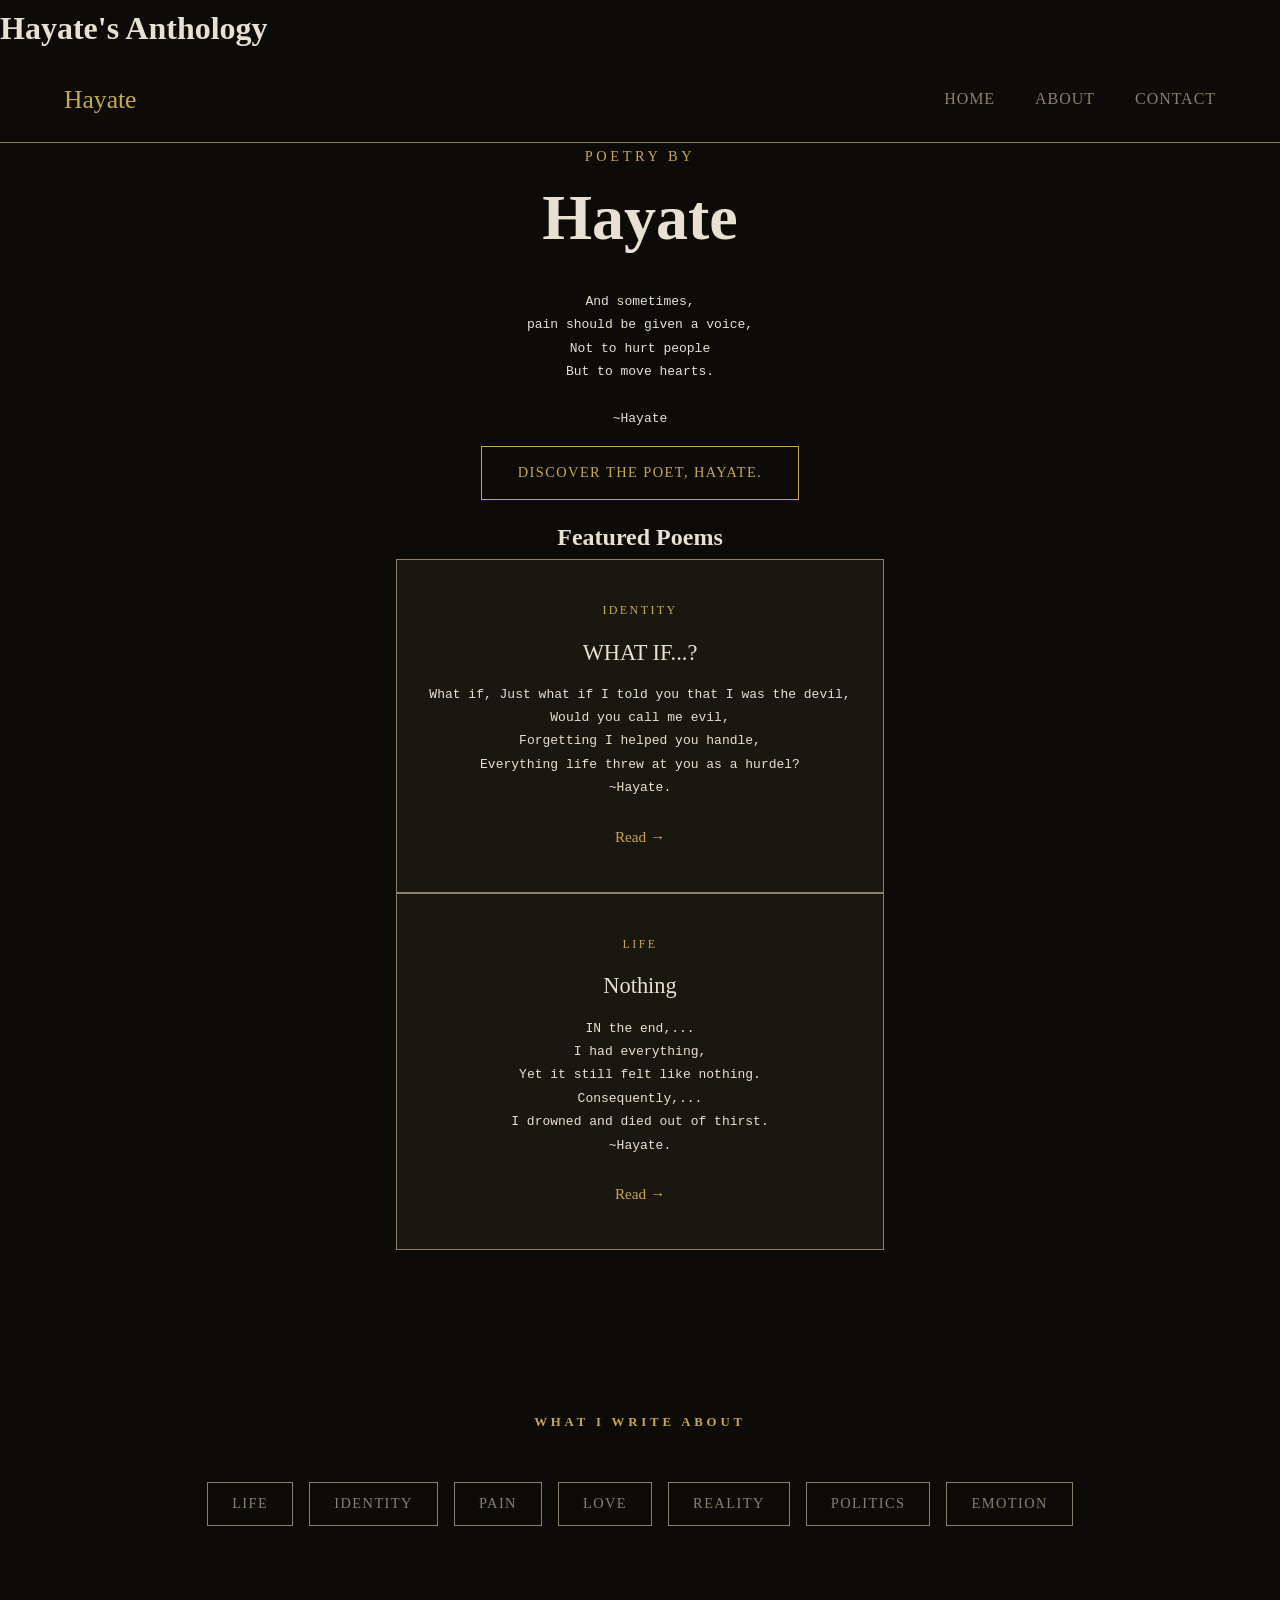
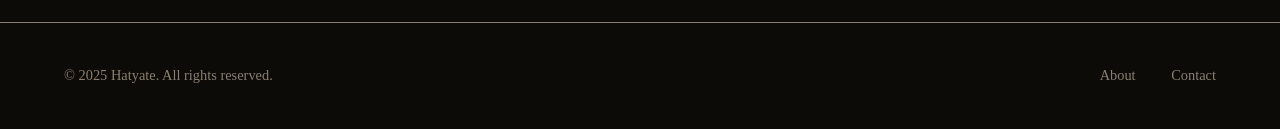
<file: Index.HTML>
<!DOCTYPE html>
<html lang="en">
<head>
    <meta charset="UTF-8">
    <meta name="viewport" content="width=device-width, initial-scale=1.0">
    <title>Hayate</title>
    <link rel="stylesheet" href="Style.css">
</head>
<body>
   <p style="align-content: center;"><h1 style="font-family: 'Times New Roman', Times, serif;"> Hayate's Anthology</h1></p> 
<nav>
    <div class="logo">Hayate</div>
    <ul>
        <li><a href="Index.HTML">Home</a></li>
        <li><a href="About.Html">About</a></li> 
        <li><a href="Contact.HTML">Contact</a></li>
    </ul>
</nav>
<section class="hero">
    <div class="hero-content">
    <p>Poetry by</p>
    <h1>Hayate</h1>
    <p class="tagline"><pre style="align-content: center;">And sometimes,
pain should be given a voice,
Not to hurt people
But to move hearts.

~Hayate</pre></p>
        <p><a href="About.Html" class="btn">Discover the Poet, Hayate.</a></p>
    </div>
        <section class="Featured">
            <h2>Featured Poems</h2>
            <div class="Poem grid">
                <div class="poem-card">
                    <span>Identity</span>
                    <h3>WHAT IF...?</h3>
                    <pre>What if, Just what if I told you that I was the devil,
Would you call me evil,
Forgetting I helped you handle,
Everything life threw at you as a hurdel?
~Hayate.
                    </pre>
                    <a href="#">Read →</a>
                  </div>

                  <div class="poem-card">
                    <span>Life</span>
                    <h3>Nothing</h3>
                    <pre>IN the end,...
I had everything,
Yet it still felt like nothing.
Consequently,...
I drowned and died out of thirst.
~Hayate.
                    </pre>
                    <a href="#">Read →</a>
                  </div>
            </div>
        </section>
</section>

<section class="themes-section">
    <h2>What I Write About</h2>
    <div class="themes-list">
      <span class="theme-pill">Life</span>
      <span class="theme-pill">Identity</span>
      <span class="theme-pill">Pain</span>
      <span class="theme-pill">Love</span>
      <span class="theme-pill">Reality</span>
      <span class="theme-pill">Politics</span>
      <span class="theme-pill">Emotion</span>
    </div>
  </section>

<footer>
    <p>© 2025 Hatyate. All rights reserved.</p>
    <div>
      <a href="about.html">About</a>
      <a href="contact.html">Contact</a>
    </div>
  </footer>
</body>
</html>
</file>
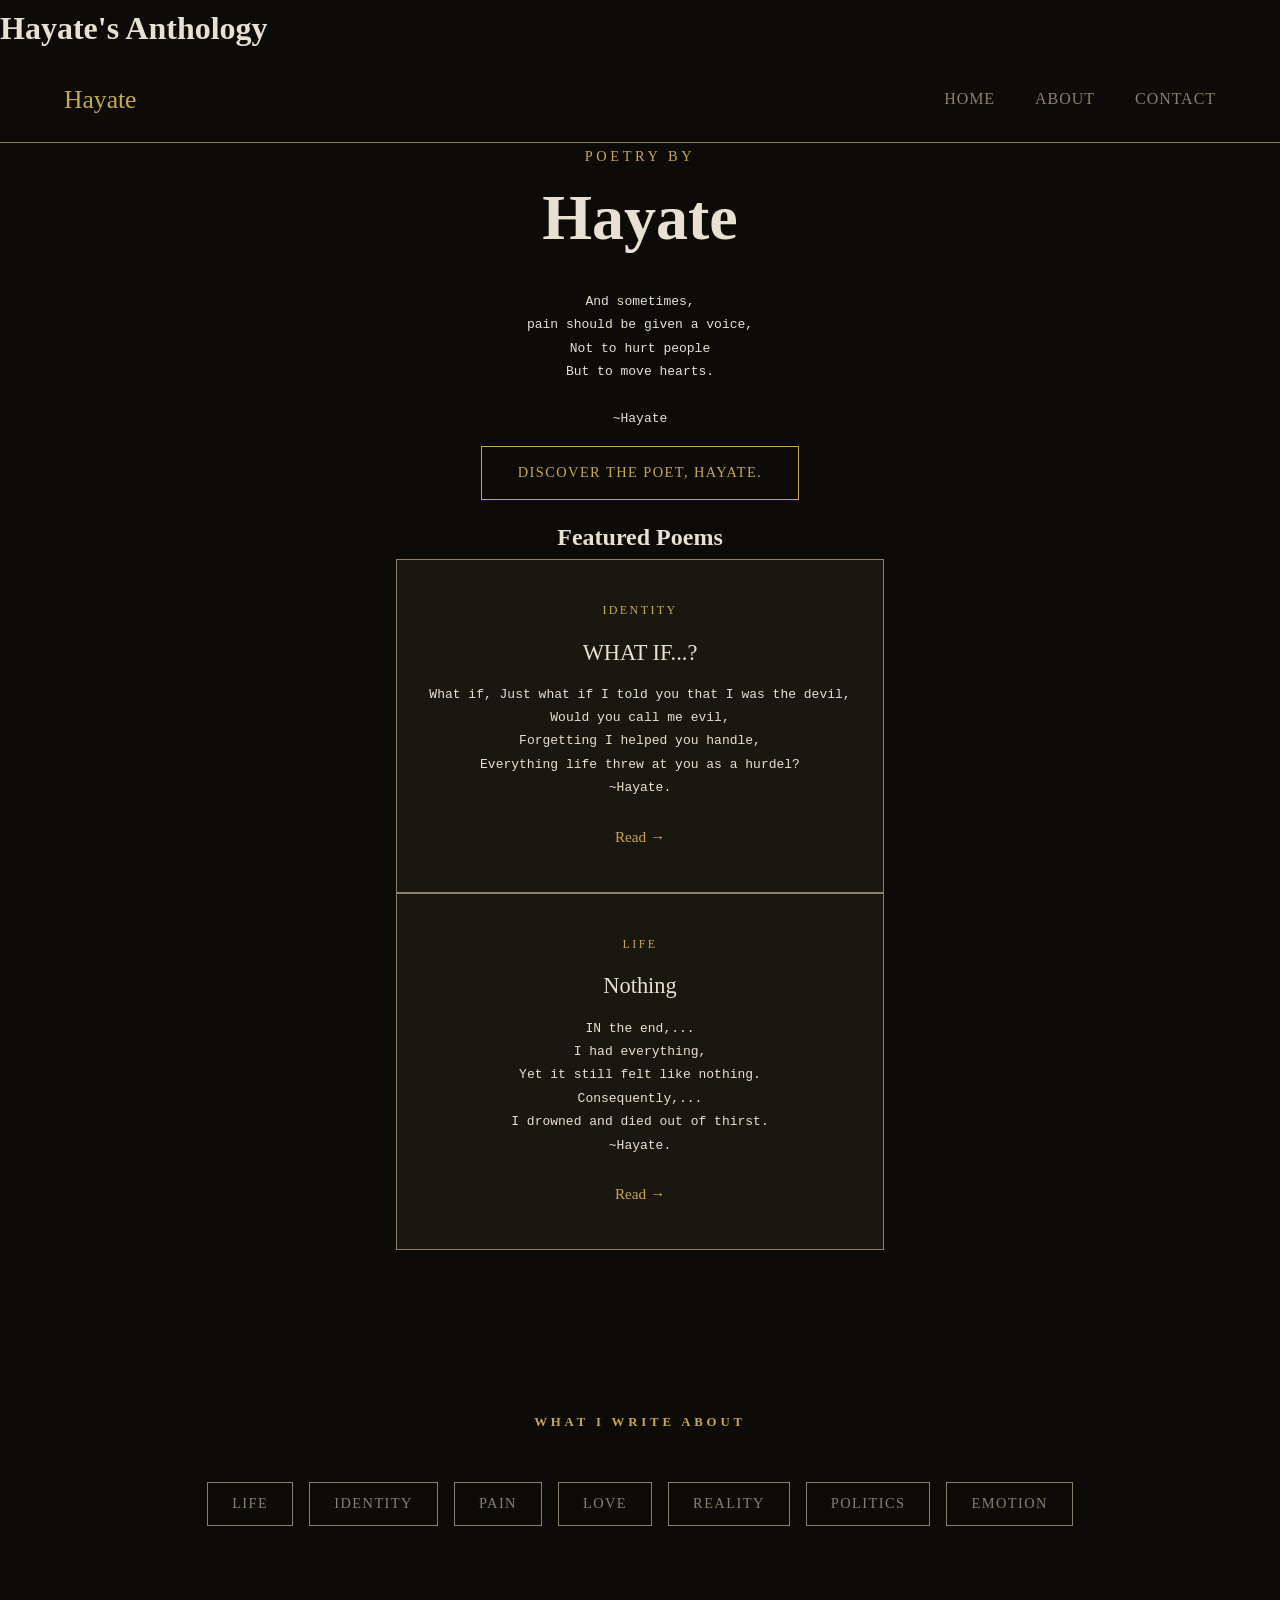
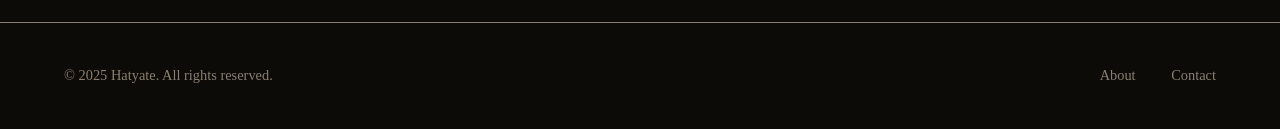
<file: index.HTML>
<!DOCTYPE html>
<html lang="en">
<head>
    <meta charset="UTF-8">
    <meta name="viewport" content="width=device-width, initial-scale=1.0">
    <title>Hayate</title>
    <link rel="stylesheet" href="Style.css">
</head>
<body>
   <p style="align-content: center;"><h1 style="font-family: 'Times New Roman', Times, serif;"> Hayate's Anthology</h1></p> 
<nav>
    <div class="logo">Hayate</div>
    <ul>
        <li><a href="Index.HTML">Home</a></li>
        <li><a href="About.Html">About</a></li> 
        <li><a href="Contact.HTML">Contact</a></li>
    </ul>
</nav>
<section class="hero">
    <div class="hero-content">
    <p>Poetry by</p>
    <h1>Hayate</h1>
    <p class="tagline"><pre style="align-content: center;">And sometimes,
pain should be given a voice,
Not to hurt people
But to move hearts.

~Hayate</pre></p>
        <p><a href="About.Html" class="btn">Discover the Poet, Hayate.</a></p>
    </div>
        <section class="Featured">
            <h2>Featured Poems</h2>
            <div class="Poem grid">
                <div class="poem-card">
                    <span>Identity</span>
                    <h3>WHAT IF...?</h3>
                    <pre>What if, Just what if I told you that I was the devil,
Would you call me evil,
Forgetting I helped you handle,
Everything life threw at you as a hurdel?
~Hayate.
                    </pre>
                    <a href="#">Read →</a>
                  </div>

                  <div class="poem-card">
                    <span>Life</span>
                    <h3>Nothing</h3>
                    <pre>IN the end,...
I had everything,
Yet it still felt like nothing.
Consequently,...
I drowned and died out of thirst.
~Hayate.
                    </pre>
                    <a href="#">Read →</a>
                  </div>
            </div>
        </section>
</section>

<section class="themes-section">
    <h2>What I Write About</h2>
    <div class="themes-list">
      <span class="theme-pill">Life</span>
      <span class="theme-pill">Identity</span>
      <span class="theme-pill">Pain</span>
      <span class="theme-pill">Love</span>
      <span class="theme-pill">Reality</span>
      <span class="theme-pill">Politics</span>
      <span class="theme-pill">Emotion</span>
    </div>
  </section>

<footer>
    <p>© 2025 Hatyate. All rights reserved.</p>
    <div>
      <a href="about.html">About</a>
      <a href="contact.html">Contact</a>
    </div>
  </footer>
</body>
</html>
</file>
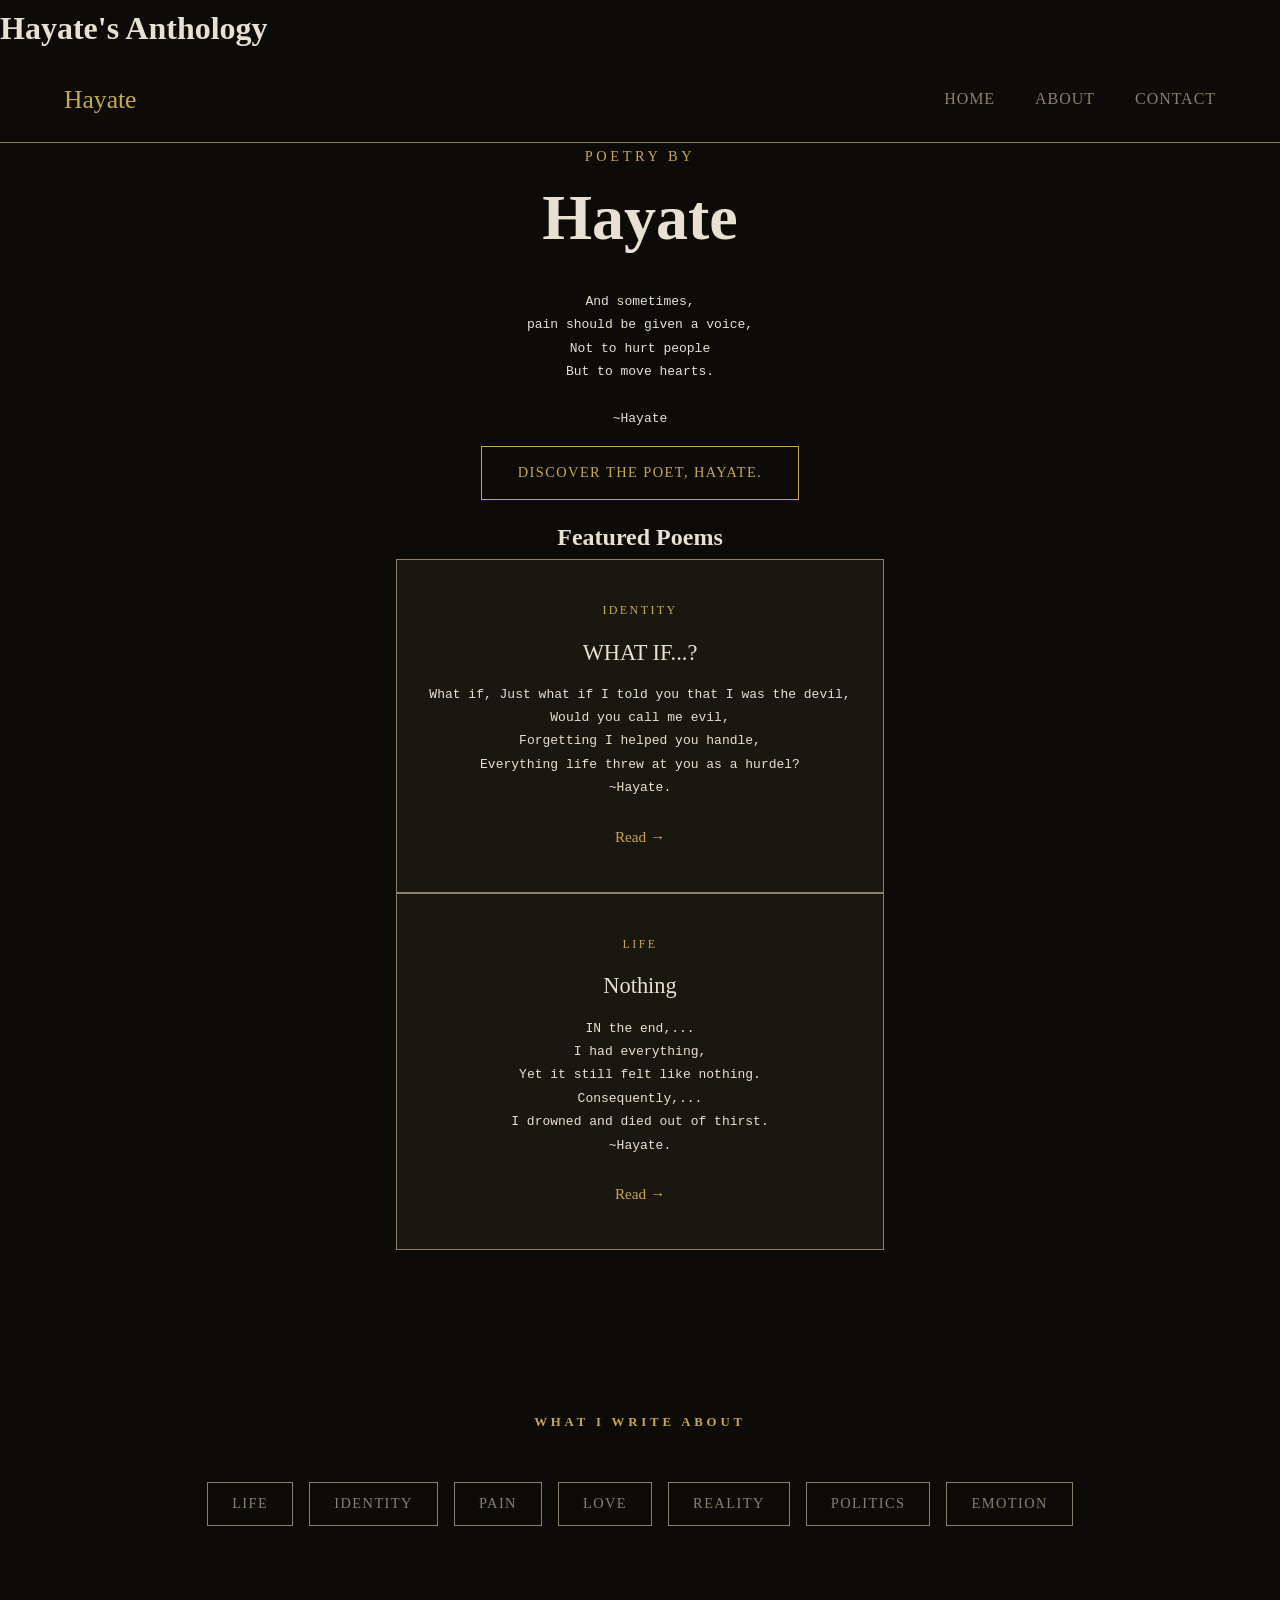
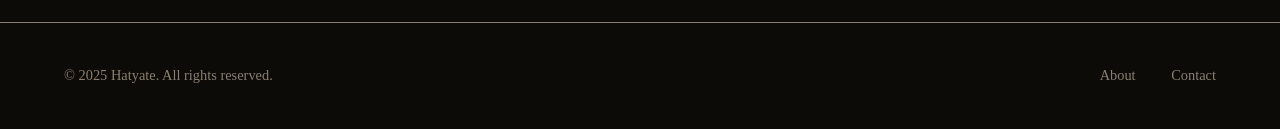
<file: index.html>
<!DOCTYPE html>
<html lang="en">
<head>
    <meta charset="UTF-8">
    <meta name="viewport" content="width=device-width, initial-scale=1.0">
    <title>Hayate</title>
    <link rel="stylesheet" href="style.css">
</head>
<body>
   <p style="align-content: center;"><h1 style="font-family: 'Times New Roman', Times, serif;"> Hayate's Anthology</h1></p> 
<nav>
    <div class="logo">Hayate</div>
    <ul>
        <li><a href="index.html">Home</a></li>
        <li><a href="about.html">About</a></li> 
        <li><a href="contact.html">Contact</a></li>
    </ul>
</nav>
<section class="hero">
    <div class="hero-content">
    <p>Poetry by</p>
    <h1>Hayate</h1>
    <p class="tagline"><pre style="align-content: center;">And sometimes,
pain should be given a voice,
Not to hurt people
But to move hearts.

~Hayate</pre></p>
        <p><a href="About.Html" class="btn">Discover the Poet, Hayate.</a></p>
    </div>
        <section class="Featured">
            <h2>Featured Poems</h2>
            <div class="Poem grid">
                <div class="poem-card">
                    <span>Identity</span>
                    <h3>WHAT IF...?</h3>
                    <pre>What if, Just what if I told you that I was the devil,
Would you call me evil,
Forgetting I helped you handle,
Everything life threw at you as a hurdel?
~Hayate.
                    </pre>
                    <a href="#">Read →</a>
                  </div>

                  <div class="poem-card">
                    <span>Life</span>
                    <h3>Nothing</h3>
                    <pre>IN the end,...
I had everything,
Yet it still felt like nothing.
Consequently,...
I drowned and died out of thirst.
~Hayate.
                    </pre>
                    <a href="#">Read →</a>
                  </div>
            </div>
        </section>
</section>

<section class="themes-section">
    <h2>What I Write About</h2>
    <div class="themes-list">
      <span class="theme-pill">Life</span>
      <span class="theme-pill">Identity</span>
      <span class="theme-pill">Pain</span>
      <span class="theme-pill">Love</span>
      <span class="theme-pill">Reality</span>
      <span class="theme-pill">Politics</span>
      <span class="theme-pill">Emotion</span>
    </div>
  </section>

<footer>
    <p>© 2025 Hatyate. All rights reserved.</p>
    <div>
      <a href="about.html">About</a>
      <a href="contact.html">Contact</a>
    </div>
  </footer>
</body>
</html>
</file>
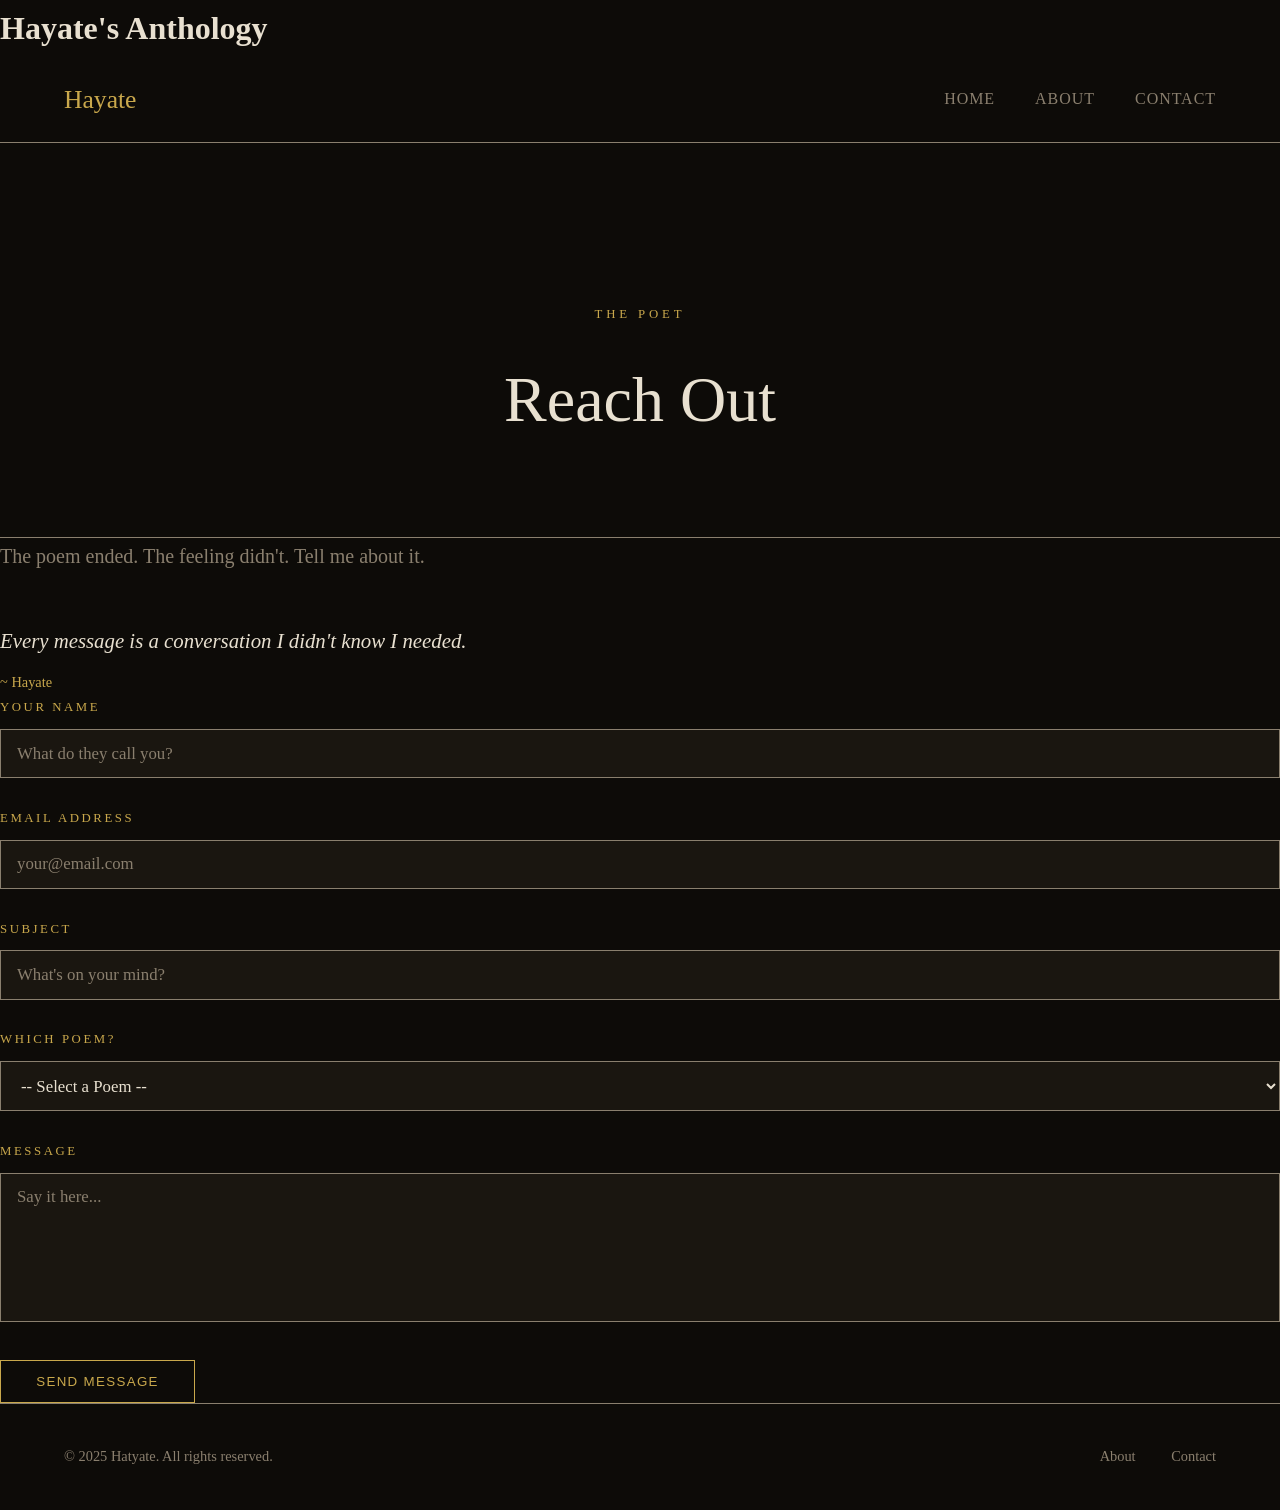
<file: Contact.HTML>
<!DOCTYPE html>
<html lang="en">
<head>
    <meta charset="UTF-8">
    <meta name="viewport" content="width=device-width, initial-scale=1.0">
    <title>Hayate</title>
    <link rel="stylesheet" href="Style.css">
</head>
<body>
    <p style="align-content: center;"><h1 style="font-family: 'Times New Roman', Times, serif;"> Hayate's Anthology</h1></p> 
<nav>
    <div class="logo">Hayate</div>
    <ul>
        <li><a href="Index.HTML">Home</a></li>
        <li><a href="About.Html">About</a></li> 
        <li><a href="Contact.HTML">Contact</a></li>
    </ul>
</nav>
<section class="page-hero">
    <p>The Poet</p>
    <h1>Reach Out</h1>
</section>

<section class="contact-body">
    <div class="contact-grid">
  
      <div class="contact-left">
        <p class="contact-intro">
            The poem ended. The feeling didn't. Tell me about it.
        </p>
      </div>
      <div class="contact-note">
        <p>Every message is a conversation I didn't know I needed.</p>
        <span>~ Hayate</span>
      </div>
    </div>
    <div class="contact-right">
        <form action="https://formspree.io/f/mzdwqolw" method="POST">
      
          <div class="form-group">
            <label for="name">Your Name</label>
            <input type="text" id="name" name="name" placeholder="What do they call you?" required />
          </div>
      
          <div class="form-group">
            <label for="email">Email Address</label>
            <input type="email" id="email" name="email" placeholder="your@email.com" required />
          </div>
      
          <div class="form-group">
            <label for="subject">Subject</label>
            <input type="text" id="subject" name="subject" placeholder="What's on your mind?" />
          </div>
      
          <div class="form-group">
            <label for="poem">Which Poem?</label>
            <select id="poem" name="poem">
              <option value="">-- Select a Poem --</option>
              <option value="Caged Birds">Caged Birds</option>
              <option value="My Sin">My Sin</option>
              <option value="Equality">Equality</option>
              <option value="Beautifully Broken">Beautifully Broken</option>
              <option value="What If?">What If?</option>
              <option value="Trapped In My Mind">Trapped In My Mind</option>
            </select>
          </div>
      
          <div class="form-group">
            <label for="message">Message</label>
            <textarea id="message" name="message" rows="6" placeholder="Say it here..." required></textarea>
          </div>
      
          <button type="submit" class="btn">Send Message</button>
      
        </form>
      </div>   
  
    
  </section>

  <footer>
    <p>© 2025 Hatyate. All rights reserved.</p>
    <div>
      <a href="about.html">About</a>
      <a href="contact.html">Contact</a>
    </div>
  </footer>
  <script>
    function handleSubmit() {
      const name = document.getElementById('name').value.trim();
      const email = document.getElementById('email').value.trim();
      const message = document.getElementById('message').value.trim();
      const feedback = document.getElementById('form-feedback');
  
      if (!name || !email || !message) {
        feedback.textContent = "Please fill in all required fields.";
        feedback.style.color = "#c0392b";
        return;
      }
  
      feedback.textContent = "Message sent. Thank you for reaching out.";
      feedback.style.color = "var(--accent)";
    }
  </script>

</body>
</html>
</file>
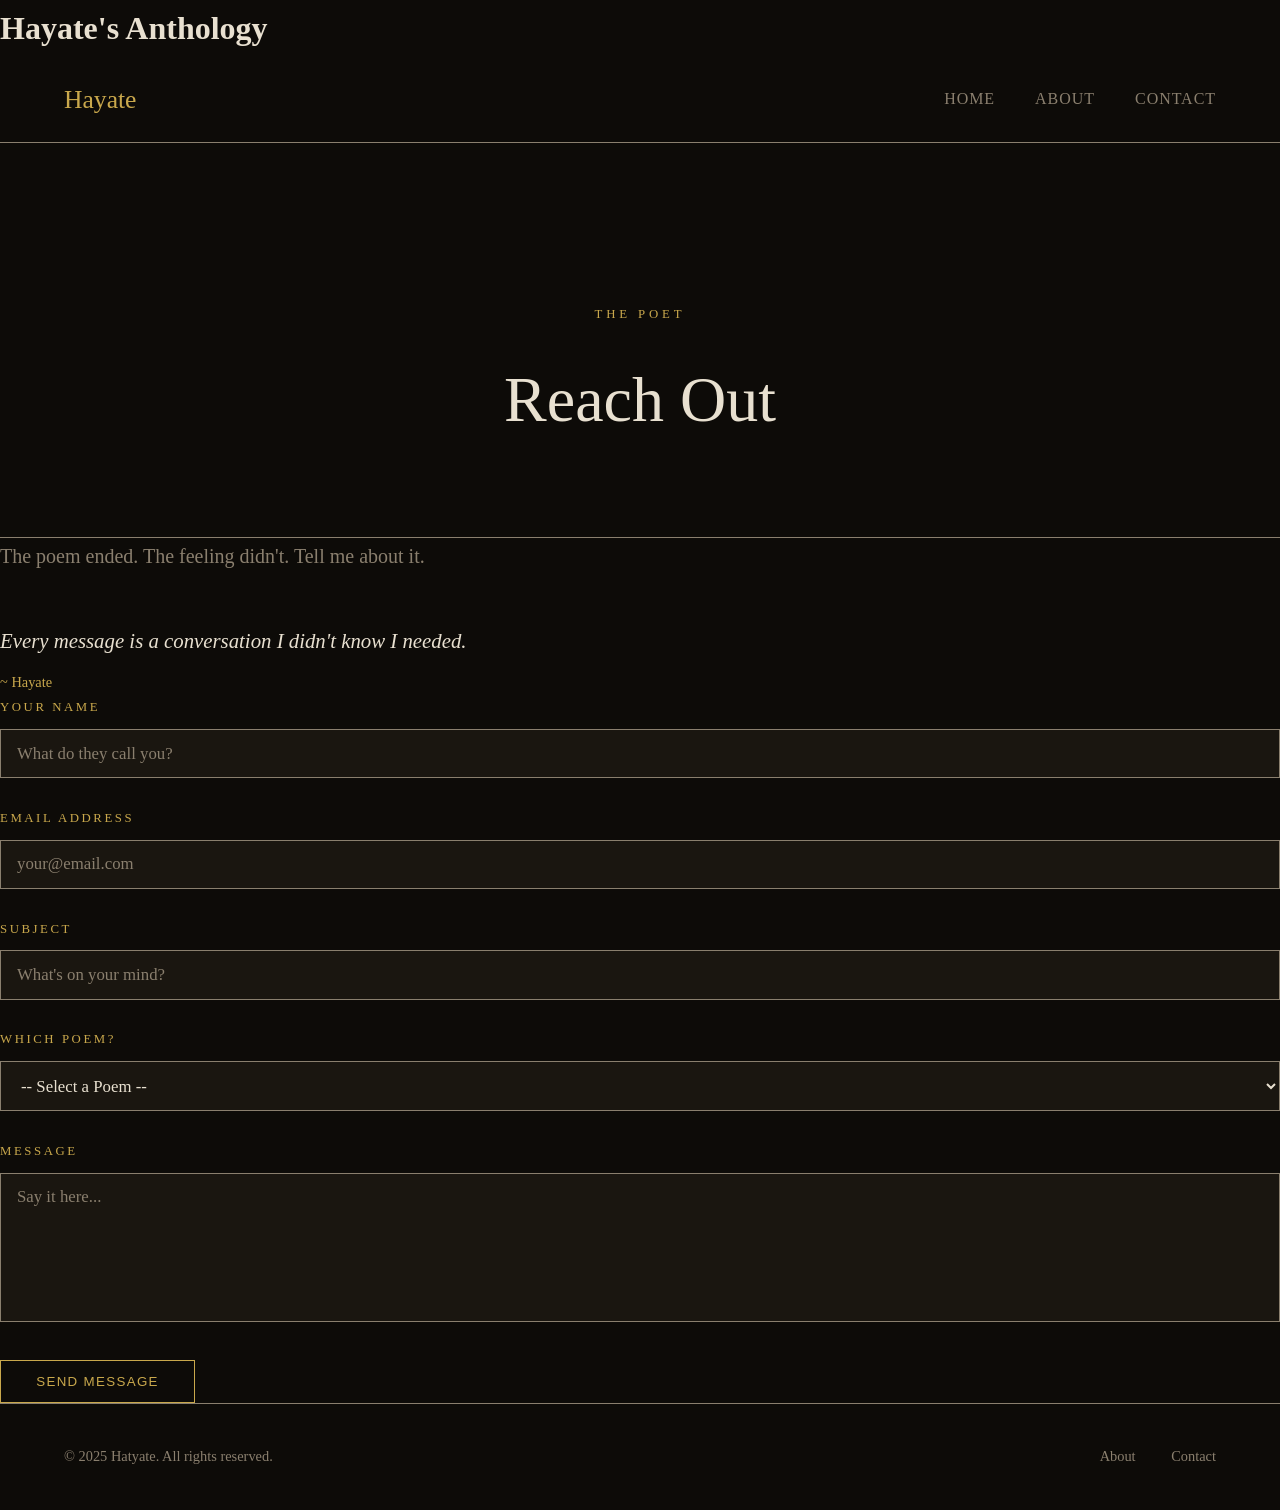
<file: contact.HTML>
<!DOCTYPE html>
<html lang="en">
<head>
    <meta charset="UTF-8">
    <meta name="viewport" content="width=device-width, initial-scale=1.0">
    <title>Hayate</title>
    <link rel="stylesheet" href="Style.css">
</head>
<body>
    <p style="align-content: center;"><h1 style="font-family: 'Times New Roman', Times, serif;"> Hayate's Anthology</h1></p> 
<nav>
    <div class="logo">Hayate</div>
    <ul>
        <li><a href="Index.HTML">Home</a></li>
        <li><a href="About.Html">About</a></li> 
        <li><a href="Contact.HTML">Contact</a></li>
    </ul>
</nav>
<section class="page-hero">
    <p>The Poet</p>
    <h1>Reach Out</h1>
</section>

<section class="contact-body">
    <div class="contact-grid">
  
      <div class="contact-left">
        <p class="contact-intro">
            The poem ended. The feeling didn't. Tell me about it.
        </p>
      </div>
      <div class="contact-note">
        <p>Every message is a conversation I didn't know I needed.</p>
        <span>~ Hayate</span>
      </div>
    </div>
    <div class="contact-right">
        <form action="https://formspree.io/f/mzdwqolw" method="POST">
      
          <div class="form-group">
            <label for="name">Your Name</label>
            <input type="text" id="name" name="name" placeholder="What do they call you?" required />
          </div>
      
          <div class="form-group">
            <label for="email">Email Address</label>
            <input type="email" id="email" name="email" placeholder="your@email.com" required />
          </div>
      
          <div class="form-group">
            <label for="subject">Subject</label>
            <input type="text" id="subject" name="subject" placeholder="What's on your mind?" />
          </div>
      
          <div class="form-group">
            <label for="poem">Which Poem?</label>
            <select id="poem" name="poem">
              <option value="">-- Select a Poem --</option>
              <option value="Caged Birds">Caged Birds</option>
              <option value="My Sin">My Sin</option>
              <option value="Equality">Equality</option>
              <option value="Beautifully Broken">Beautifully Broken</option>
              <option value="What If?">What If?</option>
              <option value="Trapped In My Mind">Trapped In My Mind</option>
            </select>
          </div>
      
          <div class="form-group">
            <label for="message">Message</label>
            <textarea id="message" name="message" rows="6" placeholder="Say it here..." required></textarea>
          </div>
      
          <button type="submit" class="btn">Send Message</button>
      
        </form>
      </div>   
  
    
  </section>

  <footer>
    <p>© 2025 Hatyate. All rights reserved.</p>
    <div>
      <a href="about.html">About</a>
      <a href="contact.html">Contact</a>
    </div>
  </footer>
  <script>
    function handleSubmit() {
      const name = document.getElementById('name').value.trim();
      const email = document.getElementById('email').value.trim();
      const message = document.getElementById('message').value.trim();
      const feedback = document.getElementById('form-feedback');
  
      if (!name || !email || !message) {
        feedback.textContent = "Please fill in all required fields.";
        feedback.style.color = "#c0392b";
        return;
      }
  
      feedback.textContent = "Message sent. Thank you for reaching out.";
      feedback.style.color = "var(--accent)";
    }
  </script>

</body>
</html>
</file>
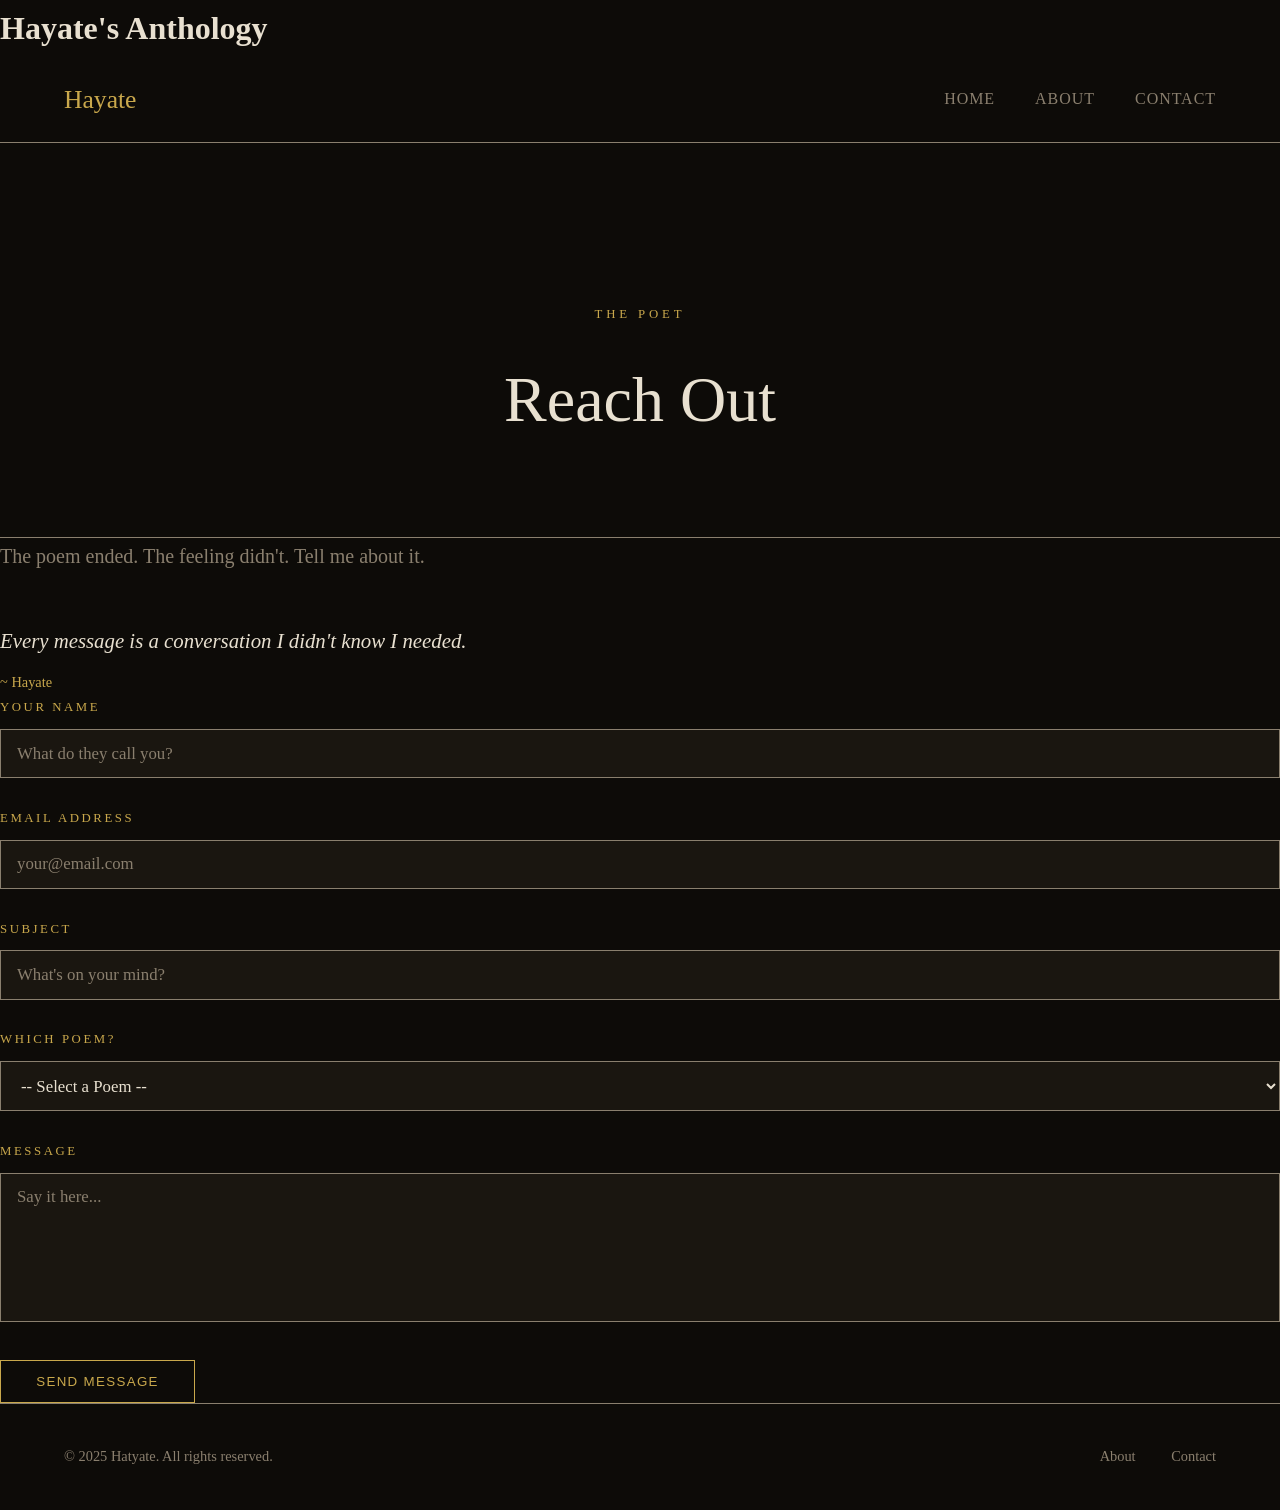
<file: contact.html>
<!DOCTYPE html>
<html lang="en">
<head>
    <meta charset="UTF-8">
    <meta name="viewport" content="width=device-width, initial-scale=1.0">
    <title>Hayate</title>
    <link rel="stylesheet" href="style.css">
</head>
<body>
    <p style="align-content: center;"><h1 style="font-family: 'Times New Roman', Times, serif;"> Hayate's Anthology</h1></p> 
<nav>
    <div class="logo">Hayate</div>
    <ul>
        <li><a href="index.html">Home</a></li>
        <li><a href="about.html">About</a></li> 
        <li><a href="contact.html">Contact</a></li>
    </ul>
</nav>
<section class="page-hero">
    <p>The Poet</p>
    <h1>Reach Out</h1>
</section>

<section class="contact-body">
    <div class="contact-grid">
  
      <div class="contact-left">
        <p class="contact-intro">
            The poem ended. The feeling didn't. Tell me about it.
        </p>
      </div>
      <div class="contact-note">
        <p>Every message is a conversation I didn't know I needed.</p>
        <span>~ Hayate</span>
      </div>
    </div>
    <div class="contact-right">
        <form action="https://formspree.io/f/mzdwqolw" method="POST">
      
          <div class="form-group">
            <label for="name">Your Name</label>
            <input type="text" id="name" name="name" placeholder="What do they call you?" required />
          </div>
      
          <div class="form-group">
            <label for="email">Email Address</label>
            <input type="email" id="email" name="email" placeholder="your@email.com" required />
          </div>
      
          <div class="form-group">
            <label for="subject">Subject</label>
            <input type="text" id="subject" name="subject" placeholder="What's on your mind?" />
          </div>
      
          <div class="form-group">
            <label for="poem">Which Poem?</label>
            <select id="poem" name="poem">
              <option value="">-- Select a Poem --</option>
              <option value="Caged Birds">Caged Birds</option>
              <option value="My Sin">My Sin</option>
              <option value="Equality">Equality</option>
              <option value="Beautifully Broken">Beautifully Broken</option>
              <option value="What If?">What If?</option>
              <option value="Trapped In My Mind">Trapped In My Mind</option>
            </select>
          </div>
      
          <div class="form-group">
            <label for="message">Message</label>
            <textarea id="message" name="message" rows="6" placeholder="Say it here..." required></textarea>
          </div>
      
          <button type="submit" class="btn">Send Message</button>
      
        </form>
      </div>   
  
    
  </section>

  <footer>
    <p>© 2025 Hatyate. All rights reserved.</p>
    <div>
      <a href="about.html">About</a>
      <a href="contact.html">Contact</a>
    </div>
  </footer>
  <script>
    function handleSubmit() {
      const name = document.getElementById('name').value.trim();
      const email = document.getElementById('email').value.trim();
      const message = document.getElementById('message').value.trim();
      const feedback = document.getElementById('form-feedback');
  
      if (!name || !email || !message) {
        feedback.textContent = "Please fill in all required fields.";
        feedback.style.color = "#c0392b";
        return;
      }
  
      feedback.textContent = "Message sent. Thank you for reaching out.";
      feedback.style.color = "var(--accent)";
    }
  </script>

</body>
</html>
</file>
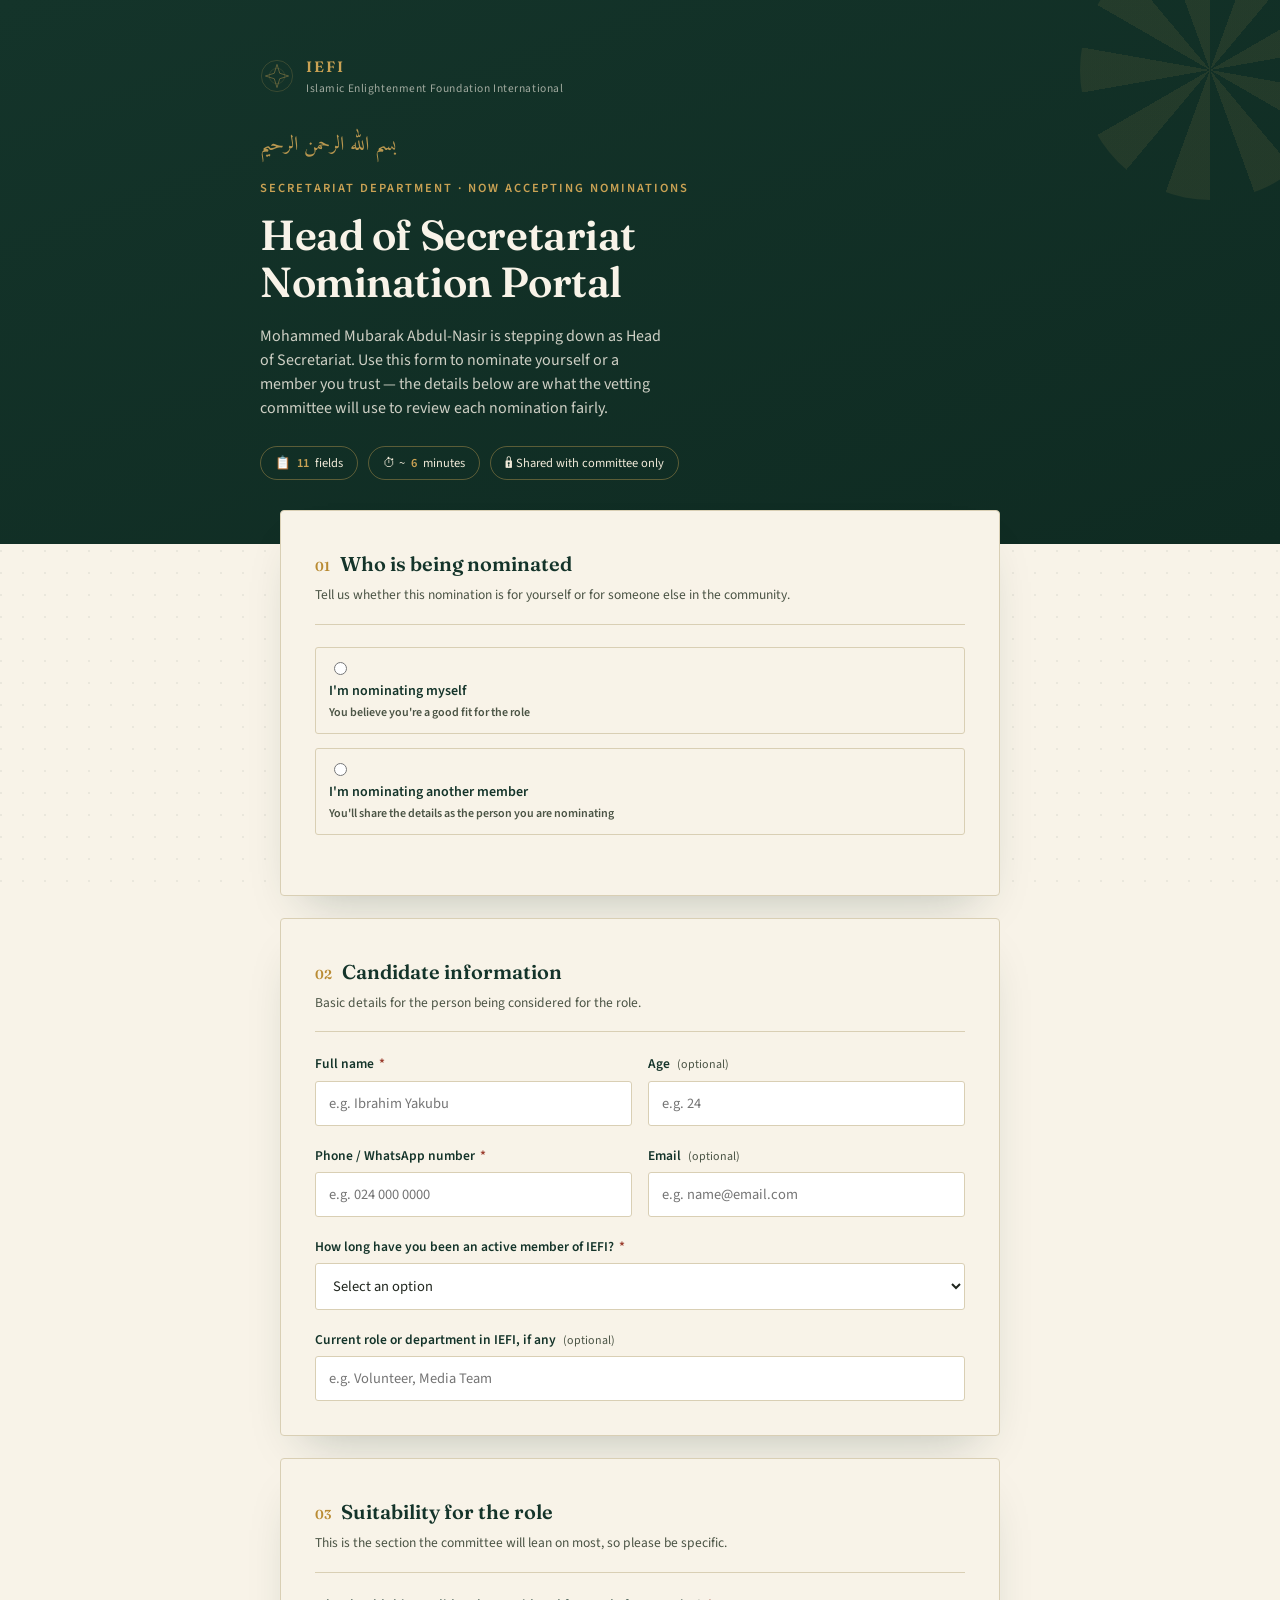
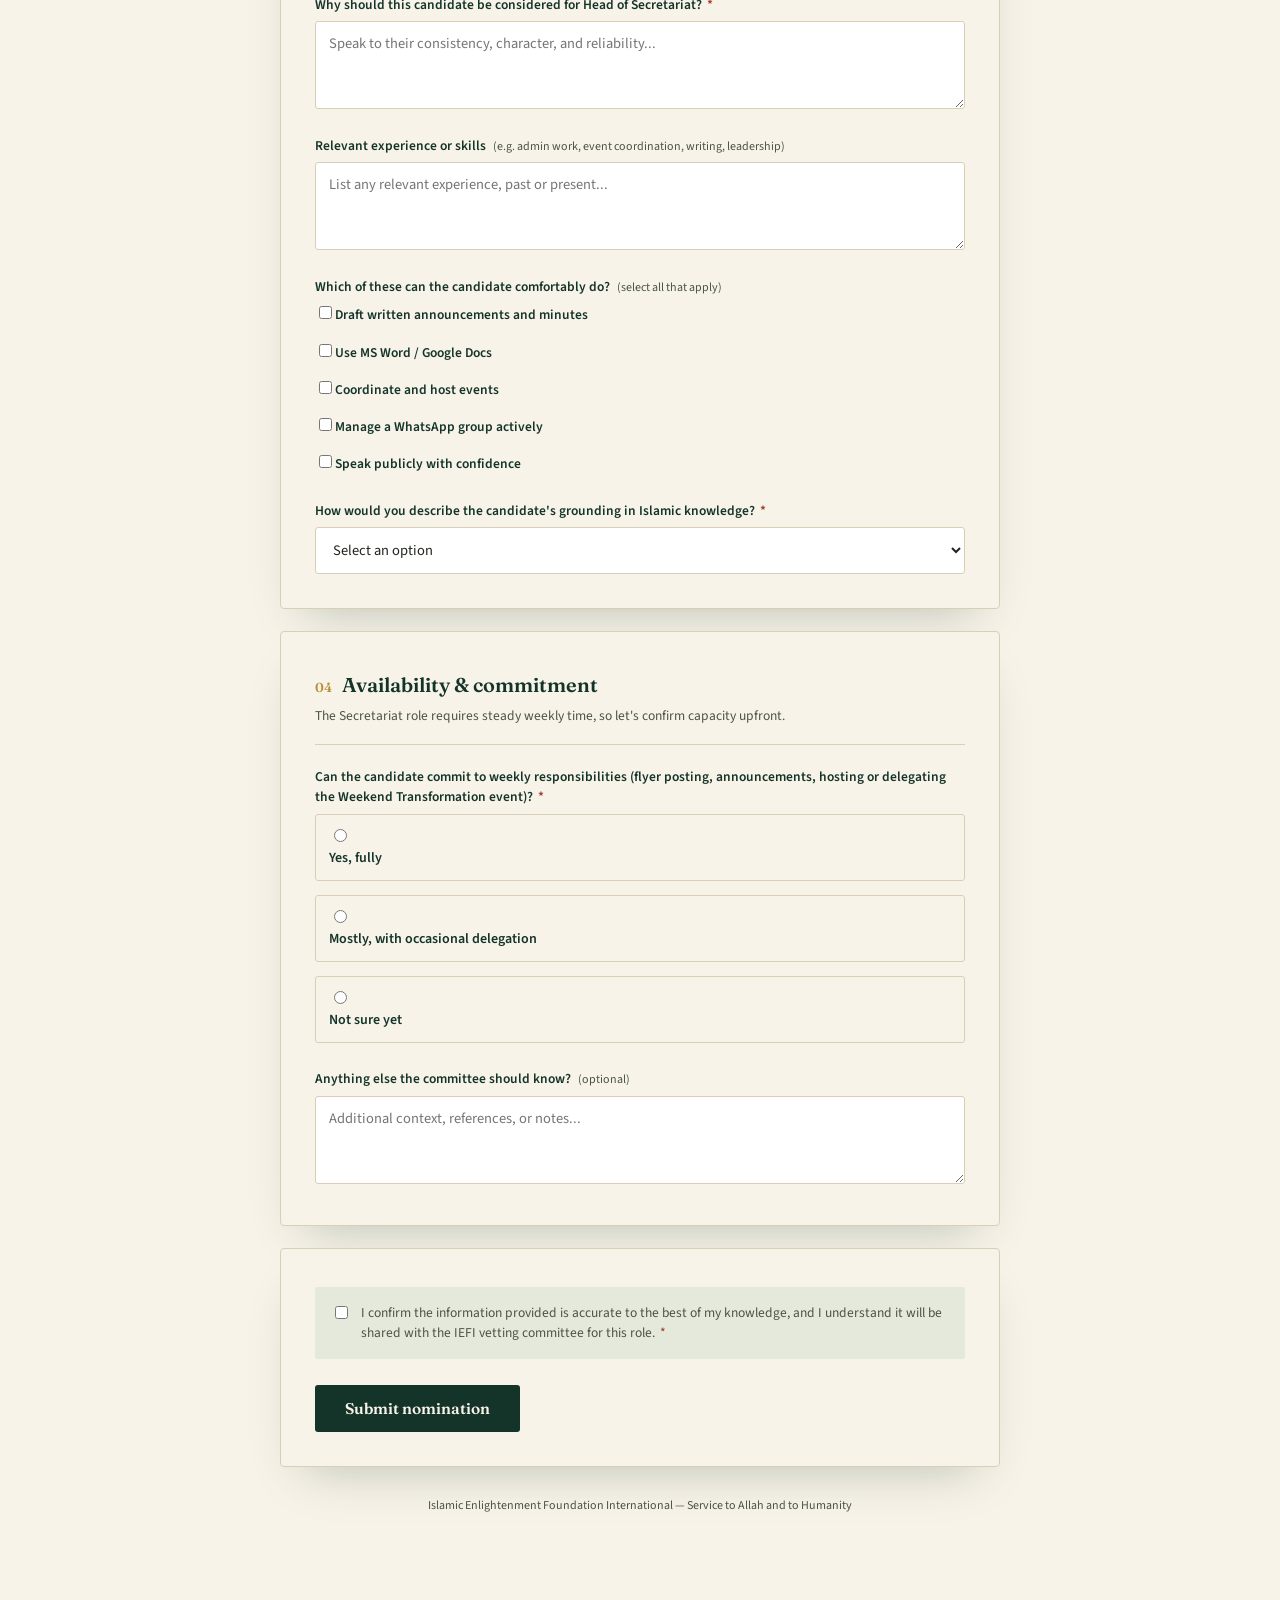
<file: IEFI.HTML>
<!DOCTYPE html>
<html lang="en">
<head>
<meta charset="UTF-8" />
<meta name="viewport" content="width=device-width, initial-scale=1.0" />
<title>IEFI — Head of Secretariat Nomination</title>
<link rel="preconnect" href="https://fonts.googleapis.com">
<link href="https://fonts.googleapis.com/css2?family=Fraunces:opsz,wght@9..144,400;9..144,500;9..144,600;9..144,700&family=Source+Sans+3:wght@400;500;600;700&family=Amiri:wght@400;700&display=swap" rel="stylesheet">
<style>
  :root{
    --green-950:#0f2b22;
    --green-900:#14342a;
    --green-800:#1c4536;
    --gold-600:#b98b33;
    --gold-500:#caa254;
    --cream-50:#f8f3e8;
    --cream-100:#f1ead9;
    --sage-100:#e5e9dc;
    --ink-900:#20261e;
    --ink-600:#4b5445;
    --line:#d9cfb4;
    --danger:#9a3b2c;
  }
  *{box-sizing:border-box;}
  html,body{margin:0;padding:0;}
  body{
    background:var(--cream-50);
    color:var(--ink-900);
    font-family:'Source Sans 3', sans-serif;
    line-height:1.5;
    -webkit-font-smoothing:antialiased;
  }
  .bg-pattern{
    position:fixed; inset:0;
    background-image: radial-gradient(circle at 1px 1px, rgba(20,52,42,0.06) 1px, transparent 0);
    background-size: 22px 22px;
    pointer-events:none;
    z-index:0;
  }
  .wrap{position:relative; z-index:1; max-width:760px; margin:0 auto; padding:0 20px 80px;}

  header{
    background: linear-gradient(160deg, var(--green-900) 0%, var(--green-950) 100%);
    color:var(--cream-50);
    padding:56px 20px 64px;
    position:relative;
    overflow:hidden;
  }
  header::after{
    content:"";
    position:absolute; right:-60px; top:-60px;
    width:260px; height:260px;
    background: conic-gradient(from 0deg, transparent 0 20deg, rgba(202,162,84,0.14) 20deg 40deg, transparent 40deg 60deg, rgba(202,162,84,0.14) 60deg 80deg, transparent 80deg 100deg, rgba(202,162,84,0.14) 100deg 120deg, transparent 120deg 140deg, rgba(202,162,84,0.14) 140deg 160deg, transparent 160deg 180deg, rgba(202,162,84,0.14) 180deg 200deg, transparent 200deg 220deg, rgba(202,162,84,0.14) 220deg 240deg, transparent 240deg 260deg, rgba(202,162,84,0.14) 260deg 280deg, transparent 280deg 300deg, rgba(202,162,84,0.14) 300deg 320deg, transparent 320deg 340deg, rgba(202,162,84,0.14) 340deg 360deg);
    border-radius:50%;
    opacity:0.7;
  }
  .header-inner{max-width:760px; margin:0 auto; position:relative;}
  .mark-row{display:flex; align-items:center; gap:12px; margin-bottom:34px;}
  .star-mark{width:34px; height:34px; flex-shrink:0;}
  .org-name{
    font-family:'Fraunces', serif; font-weight:600; font-size:15px;
    letter-spacing:0.14em; text-transform:uppercase; color:var(--gold-500);
  }
  .org-sub{font-size:11.5px; color:rgba(248,243,232,0.62); letter-spacing:0.05em; margin-top:1px;}
  .eyebrow{
    font-size:12.5px; letter-spacing:0.16em; text-transform:uppercase;
    color:var(--gold-500); font-weight:600; margin-bottom:14px;
  }
  h1{
    font-family:'Fraunces', serif; font-weight:600; font-size:clamp(30px, 5vw, 42px);
    line-height:1.12; margin:0 0 18px; letter-spacing:-0.01em;
  }
  .lede{font-size:16px; color:rgba(248,243,232,0.82); max-width:52ch; margin:0 0 26px;}
  .bismillah{font-family:'Amiri', serif; font-size:20px; color:var(--gold-500); margin-bottom:18px; opacity:0.9;}
  .meta-strip{
    display:flex; flex-wrap:wrap; gap:10px; margin-top:8px;
  }
  .meta-pill{
    border:1px solid rgba(202,162,84,0.4); border-radius:100px;
    padding:7px 14px; font-size:12.5px; color:var(--cream-100);
    display:flex; align-items:center; gap:6px;
  }
  .meta-pill b{color:var(--gold-500); font-weight:600;}

  main{margin-top:-34px;}
  .card{
    background:var(--cream-50);
    border:1px solid var(--line);
    border-radius:4px;
    padding:38px 34px 34px;
    position:relative;
    box-shadow: 0 24px 48px -24px rgba(20,52,42,0.28);
  }
  .card + .card{margin-top:22px;}

  .section-label{
    display:flex; align-items:baseline; gap:10px;
    margin-bottom:6px;
  }
  .section-num{
    font-family:'Fraunces', serif; font-weight:600; font-size:13px; color:var(--gold-600);
  }
  .section-title{
    font-family:'Fraunces', serif; font-weight:600; font-size:20px; color:var(--green-900);
  }
  .section-desc{font-size:13.5px; color:var(--ink-600); margin:0 0 22px; padding-bottom:18px; border-bottom:1px solid var(--line);}

  .field{margin-bottom:20px;}
  .field:last-child{margin-bottom:0;}
  .field label{
    display:block; font-size:13.5px; font-weight:600; color:var(--green-900);
    margin-bottom:6px;
  }
  .field .hint{font-size:12px; color:var(--ink-600); font-weight:400; margin-left:4px;}
  .required{color:var(--danger); margin-left:2px;}

  input[type=text], input[type=tel], input[type=email], input[type=number], textarea, select{
    width:100%; padding:11px 13px; font-family:inherit; font-size:14.5px;
    border:1px solid var(--line); border-radius:3px; background:#fff;
    color:var(--ink-900);
  }
  input:focus, textarea:focus, select:focus{
    outline:none; border-color:var(--green-800);
    box-shadow:0 0 0 3px rgba(28,69,54,0.12);
  }
  textarea{resize:vertical; min-height:88px;}

  .radio-group{display:flex; flex-direction:column; gap:8px;}
  .radio-option{
    display:flex; align-items:flex-start; gap:10px;
    border:1px solid var(--line); border-radius:3px; padding:11px 13px;
    cursor:pointer; transition:border-color .15s, background .15s;
  }
  .radio-option:hover{border-color:var(--gold-600);}
  .radio-option.checked{border-color:var(--green-800); background:var(--sage-100);}
  .radio-option input{margin-top:3px; accent-color:var(--green-800);}
  .radio-option .opt-text{font-size:14px;}
  .radio-option .opt-sub{font-size:12px; color:var(--ink-600); margin-top:2px;}

  .grid-2{display:grid; grid-template-columns:1fr 1fr; gap:16px;}
  @media(max-width:560px){.grid-2{grid-template-columns:1fr;}}

  .self-block{
    margin-top:14px; padding-top:14px; border-top:1px dashed var(--line);
    display:none;
  }
  .self-block.show{display:block;}

  .checklist{display:flex; flex-direction:column; gap:9px;}
  .chk-option{display:flex; align-items:flex-start; gap:9px; font-size:14px;}
  .chk-option input{margin-top:3px; accent-color:var(--green-800);}

  .declare{
    background:var(--sage-100); border-radius:3px; padding:16px 16px;
    display:flex; gap:10px; align-items:flex-start; font-size:13.5px; color:var(--ink-600);
  }
  .declare input{margin-top:3px; accent-color:var(--green-800); flex-shrink:0;}

  .submit-row{margin-top:26px; display:flex; align-items:center; gap:16px; flex-wrap:wrap;}
  button.submit-btn{
    background:var(--green-900); color:var(--cream-50); border:none;
    font-family:'Fraunces', serif; font-weight:600; font-size:15.5px;
    padding:14px 30px; border-radius:3px; cursor:pointer;
    transition:background .15s, transform .1s;
  }
  button.submit-btn:hover{background:var(--green-800);}
  button.submit-btn:active{transform:translateY(1px);}
  button.submit-btn:disabled{opacity:0.55; cursor:not-allowed;}
  .error-msg{color:var(--danger); font-size:13px; margin-top:4px; display:none;}
  .error-msg.show{display:block;}
  .field.invalid input, .field.invalid textarea, .field.invalid select{border-color:var(--danger);}

  .success-card{
    text-align:center; padding:56px 34px;
  }
  .success-icon{
    width:56px; height:56px; margin:0 auto 20px; color:var(--gold-600);
  }
  .success-card h2{font-family:'Fraunces', serif; font-size:26px; color:var(--green-900); margin:0 0 10px;}
  .success-card p{color:var(--ink-600); font-size:14.5px; max-width:44ch; margin:0 auto;}
  .ref-code{
    display:inline-block; margin-top:18px; padding:8px 16px;
    background:var(--sage-100); border-radius:3px; font-family:monospace; font-size:13px; color:var(--green-900);
  }

  footer{text-align:center; padding:30px 20px 10px; font-size:12px; color:var(--ink-600);}
</style>
</head>
<body>
<div class="bg-pattern"></div>

<header>
  <div class="header-inner">
    <div class="mark-row">
      <svg class="star-mark" viewBox="0 0 100 100" fill="none">
        <g transform="translate(50,50)">
          <circle r="46" stroke="#caa254" stroke-width="1.2" opacity="0.5"/>
          <g stroke="#caa254" stroke-width="1.3" opacity="0.9">
            <path d="M0,-34 L8,-8 L34,0 L8,8 L0,34 L-8,8 L-34,0 L-8,-8 Z"/>
          </g>
          <path d="M-16,-16 A22.6 22.6 0 0 1 16,-16 A22.6 22.6 0 0 1 -16,16 A22.6 22.6 0 0 1 -16,-16 Z" stroke="#caa254" stroke-width="0.8" fill="none" opacity="0.55"/>
        </g>
      </svg>
      <div>
        <div class="org-name">IEFI</div>
        <div class="org-sub">Islamic Enlightenment Foundation International</div>
      </div>
    </div>
    <div class="bismillah">بسم الله الرحمن الرحيم</div>
    <div class="eyebrow">Secretariat Department · Now Accepting Nominations</div>
    <h1>Head of Secretariat<br>Nomination Portal</h1>
    <p class="lede">Mohammed Mubarak Abdul-Nasir is stepping down as Head of Secretariat. Use this form to nominate yourself or a member you trust — the details below are what the vetting committee will use to review each nomination fairly.</p>
    <div class="meta-strip">
      <div class="meta-pill">📋 <b>11</b> fields</div>
      <div class="meta-pill">⏱ ~<b>6</b> minutes</div>
      <div class="meta-pill">🔒 Shared with committee only</div>
    </div>
  </div>
</header>

<div class="wrap">
  <main>

    <form id="nomForm" novalidate>

      <!-- SECTION 1 -->
      <div class="card">
        <div class="section-label"><span class="section-num">01</span><span class="section-title">Who is being nominated</span></div>
        <p class="section-desc">Tell us whether this nomination is for yourself or for someone else in the community.</p>

        <div class="field">
          <div class="radio-group" id="nomTypeGroup">
            <label class="radio-option" data-value="self">
              <input type="radio" name="nomType" value="self" required>
              <div><div class="opt-text">I'm nominating myself</div><div class="opt-sub">You believe you're a good fit for the role</div></div>
            </label>
            <label class="radio-option" data-value="other">
              <input type="radio" name="nomType" value="other">
              <div><div class="opt-text">I'm nominating another member</div><div class="opt-sub">You'll share the details as the person you are nominating</div></div>
            </label>
          </div>
          <div class="error-msg" id="err-nomType">Please select one option.</div>
        </div>

        <div class="self-block" id="nominatorBlock">
          <div class="field">
            <label>Your full name <span class="required">*</span></label>
            <input type="text" id="nominatorName" placeholder="e.g. Aisha Suleiman">
            <div class="error-msg" id="err-nominatorName">Please enter your name.</div>
          </div>
          <div class="field">
            <label>Your phone / WhatsApp number <span class="required">*</span></label>
            <input type="tel" id="nominatorPhone" placeholder="e.g. 024 000 0000">
            <div class="error-msg" id="err-nominatorPhone">Please enter a contact number.</div>
          </div>
        </div>
      </div>

      <!-- SECTION 2 -->
      <div class="card">
        <div class="section-label"><span class="section-num">02</span><span class="section-title">Candidate information</span></div>
        <p class="section-desc">Basic details for the person being considered for the role.</p>

        <div class="grid-2">
          <div class="field">
            <label>Full name <span class="required">*</span></label>
            <input type="text" id="candName" placeholder="e.g. Ibrahim Yakubu">
            <div class="error-msg" id="err-candName">Please enter the candidate's name.</div>
          </div>
          <div class="field">
            <label>Age <span class="hint">(optional)</span></label>
            <input type="number" id="candAge" min="15" max="90" placeholder="e.g. 24">
          </div>
        </div>

        <div class="grid-2">
          <div class="field">
            <label>Phone / WhatsApp number <span class="required">*</span></label>
            <input type="tel" id="candPhone" placeholder="e.g. 024 000 0000">
            <div class="error-msg" id="err-candPhone">Please enter a contact number.</div>
          </div>
          <div class="field">
            <label>Email <span class="hint">(optional)</span></label>
            <input type="email" id="candEmail" placeholder="e.g. name@email.com">
          </div>
        </div>

        <div class="field">
          <label>How long have you been an active member of IEFI? <span class="required">*</span></label>
          <select id="candDuration">
            <option value="">Select an option</option>
            <option>Less than 6 months</option>
            <option>6 months – 1 year</option>
            <option>1 – 2 years</option>
            <option>2+ years</option>
          </select>
          <div class="error-msg" id="err-candDuration">Please select your length of membership.</div>
        </div>

        <div class="field">
          <label>Current role or department in IEFI, if any <span class="hint">(optional)</span></label>
          <input type="text" id="candCurrentRole" placeholder="e.g. Volunteer, Media Team">
        </div>
      </div>

      <!-- SECTION 3 -->
      <div class="card">
        <div class="section-label"><span class="section-num">03</span><span class="section-title">Suitability for the role</span></div>
        <p class="section-desc">This is the section the committee will lean on most, so please be specific.</p>

        <div class="field">
          <label>Why should this candidate be considered for Head of Secretariat? <span class="required">*</span></label>
          <textarea id="candWhy" placeholder="Speak to their consistency, character, and reliability..."></textarea>
          <div class="error-msg" id="err-candWhy">Please share a reason.</div>
        </div>

        <div class="field">
          <label>Relevant experience or skills <span class="hint">(e.g. admin work, event coordination, writing, leadership)</span></label>
          <textarea id="candExperience" placeholder="List any relevant experience, past or present..."></textarea>
        </div>

        <div class="field">
          <label>Which of these can the candidate comfortably do? <span class="hint">(select all that apply)</span></label>
          <div class="checklist">
            <label class="chk-option"><input type="checkbox" name="skills" value="Draft written announcements and minutes">Draft written announcements and minutes</label>
            <label class="chk-option"><input type="checkbox" name="skills" value="Use MS Word / Google Docs">Use MS Word / Google Docs</label>
            <label class="chk-option"><input type="checkbox" name="skills" value="Coordinate and host events">Coordinate and host events</label>
            <label class="chk-option"><input type="checkbox" name="skills" value="Manage a WhatsApp group actively">Manage a WhatsApp group actively</label>
            <label class="chk-option"><input type="checkbox" name="skills" value="Speak publicly with confidence">Speak publicly with confidence</label>
          </div>
        </div>

        <div class="field">
          <label>How would you describe the candidate's grounding in Islamic knowledge? <span class="required">*</span></label>
          <select id="candKnowledge">
            <option value="">Select an option</option>
            <option>Basic — familiar with core practices</option>
            <option>Moderate — solid grasp of Qur'an, Sunnah, and fiqh basics</option>
            <option>Strong — well-versed, often sought for guidance</option>
          </select>
          <div class="error-msg" id="err-candKnowledge">Please select an option.</div>
        </div>
      </div>

      <!-- SECTION 4 -->
      <div class="card">
        <div class="section-label"><span class="section-num">04</span><span class="section-title">Availability & commitment</span></div>
        <p class="section-desc">The Secretariat role requires steady weekly time, so let's confirm capacity upfront.</p>

        <div class="field">
          <label>Can the candidate commit to weekly responsibilities (flyer posting, announcements, hosting or delegating the Weekend Transformation event)? <span class="required">*</span></label>
          <div class="radio-group" id="availGroup">
            <label class="radio-option" data-value="yes"><input type="radio" name="availability" value="Yes, fully" required><div class="opt-text">Yes, fully</div></label>
            <label class="radio-option" data-value="mostly"><input type="radio" name="availability" value="Mostly, with occasional delegation"><div class="opt-text">Mostly, with occasional delegation</div></label>
            <label class="radio-option" data-value="unsure"><input type="radio" name="availability" value="Not sure yet"><div class="opt-text">Not sure yet</div></label>
          </div>
          <div class="error-msg" id="err-availability">Please select an option.</div>
        </div>

        <div class="field">
          <label>Anything else the committee should know? <span class="hint">(optional)</span></label>
          <textarea id="candNotes" placeholder="Additional context, references, or notes..."></textarea>
        </div>
      </div>

      <!-- SECTION 5 -->
      <div class="card">
        <label class="declare">
          <input type="checkbox" id="declareChk" required>
          <span>I confirm the information provided is accurate to the best of my knowledge, and I understand it will be shared with the IEFI vetting committee for this role. <span class="required">*</span></span>
        </label>
        <div class="error-msg" id="err-declare">Please confirm before submitting.</div>

        <div class="submit-row">
          <button type="submit" class="submit-btn" id="submitBtn">Submit nomination</button>
          <span id="submitStatus" style="font-size:13px; color:var(--ink-600);"></span>
        </div>
      </div>
    </form>

    <div class="card success-card" id="successCard" style="display:none;">
      <svg class="success-icon" viewBox="0 0 24 24" fill="none" stroke="currentColor" stroke-width="1.4">
        <circle cx="12" cy="12" r="10"/>
        <path d="M8 12.5l2.5 2.5L16 9"/>
      </svg>
      <h2>Nomination received</h2>
      <p>Jazakumullahu khairan for submitting. The Secretariat committee will review all nominations and reach out with next steps in shaa Allah.</p>
      <div class="ref-code" id="refCode"></div>
    </div>

  </main>

  <footer>Islamic Enlightenment Foundation International — Service to Allah and to Humanity</footer>
</div>

<script>
const nomTypeGroup = document.getElementById('nomTypeGroup');
const nominatorBlock = document.getElementById('nominatorBlock');

document.querySelectorAll('#nomTypeGroup .radio-option').forEach(opt => {
  opt.addEventListener('click', () => {
    document.querySelectorAll('#nomTypeGroup .radio-option').forEach(o => o.classList.remove('checked'));
    opt.classList.add('checked');
    const val = opt.dataset.value;
    if(val === 'other'){
      nominatorBlock.classList.add('show');
    } else {
      nominatorBlock.classList.remove('show');
    }
  });
});

document.querySelectorAll('#availGroup .radio-option').forEach(opt => {
  opt.addEventListener('click', () => {
    document.querySelectorAll('#availGroup .radio-option').forEach(o => o.classList.remove('checked'));
    opt.classList.add('checked');
  });
});

function clearErrors(){
  document.querySelectorAll('.error-msg').forEach(e => e.classList.remove('show'));
  document.querySelectorAll('.field').forEach(f => f.classList.remove('invalid'));
}

function showError(id){
  const el = document.getElementById('err-' + id);
  if(el) el.classList.add('show');
}

function genRefCode(){
  const chars = 'ABCDEFGHJKMNPQRSTUVWXYZ23456789';
  let code = 'IEFI-';
  for(let i=0;i<5;i++) code += chars[Math.floor(Math.random()*chars.length)];
  return code;
}

document.getElementById('nomForm').addEventListener('submit', async function(e){
  e.preventDefault();
  clearErrors();
  let valid = true;

  const nomType = document.querySelector('input[name=nomType]:checked');
  if(!nomType){ showError('nomType'); valid = false; }

  let nominatorName = '', nominatorPhone = '';
  if(nomType && nomType.value === 'other'){
    nominatorName = document.getElementById('nominatorName').value.trim();
    nominatorPhone = document.getElementById('nominatorPhone').value.trim();
    if(!nominatorName){ showError('nominatorName'); valid = false; }
    if(!nominatorPhone){ showError('nominatorPhone'); valid = false; }
  }

  const candName = document.getElementById('candName').value.trim();
  if(!candName){ showError('candName'); valid = false; }

  const candPhone = document.getElementById('candPhone').value.trim();
  if(!candPhone){ showError('candPhone'); valid = false; }

  const candDuration = document.getElementById('candDuration').value;
  if(!candDuration){ showError('candDuration'); valid = false; }

  const candWhy = document.getElementById('candWhy').value.trim();
  if(!candWhy){ showError('candWhy'); valid = false; }

  const candKnowledge = document.getElementById('candKnowledge').value;
  if(!candKnowledge){ showError('candKnowledge'); valid = false; }

  const availability = document.querySelector('input[name=availability]:checked');
  if(!availability){ showError('availability'); valid = false; }

  const declared = document.getElementById('declareChk').checked;
  if(!declared){ showError('declare'); valid = false; }

  if(!valid){
    document.getElementById('submitStatus').textContent = 'Please fix the highlighted fields.';
    return;
  }

  const skills = Array.from(document.querySelectorAll('input[name=skills]:checked')).map(c => c.value);

  const submission = {
    refCode: genRefCode(),
    submittedAt: new Date().toISOString(),
    nominationType: nomType.value,
    nominatorName, nominatorPhone,
    candidateName: candName,
    candidateAge: document.getElementById('candAge').value.trim(),
    candidatePhone: candPhone,
    candidateEmail: document.getElementById('candEmail').value.trim(),
    membershipDuration: candDuration,
    currentRole: document.getElementById('candCurrentRole').value.trim(),
    whyConsider: candWhy,
    experience: document.getElementById('candExperience').value.trim(),
    skills,
    islamicKnowledge: candKnowledge,
    availability: availability.value,
    notes: document.getElementById('candNotes').value.trim()
  };

  const submitBtn = document.getElementById('submitBtn');
  submitBtn.disabled = true;
  document.getElementById('submitStatus').textContent = 'Submitting...';

  // ⚠️ Replace the URL below with your own Formspree endpoint
  // Sign up free at https://formspree.io, create a form, and paste the
  // endpoint it gives you (looks like https://formspree.io/f/xxxxxxxx)
  const FORMSPREE_ENDPOINT = "https://formspree.io/f/meajlywe";

  try {
    const res = await fetch(FORMSPREE_ENDPOINT, {
      method: "POST",
      headers: { "Accept": "application/json", "Content-Type": "application/json" },
      body: JSON.stringify(submission)
    });

    if(!res.ok) throw new Error('Submission failed');

    document.getElementById('nomForm').style.display = 'none';
    document.getElementById('successCard').style.display = 'block';
    document.getElementById('refCode').textContent = 'Reference: ' + submission.refCode;
  } catch(err) {
    document.getElementById('submitStatus').textContent = 'Something went wrong. Please try again.';
    submitBtn.disabled = false;
    console.error(err);
  }
});
</script>
</body>
</html>
</file>
<file: Style.css>
:root {
    --bg: #0d0b08;
    --text: #e8e0d0;
    --accent: #c9a84c;
    --muted: #8a7f6e;
    --card-bg: #1a1610;
    --font-display: 'Playfair Display', Georgia, serif;
    --font-body: 'Cormorant Garamond', Georgia, serif;
  }
  body {
    background-color: var(--bg);
    color: var(--text);
  }
  * {
    margin: 0;
    padding: 0;
    box-sizing: border-box;
  }
  
  body {
    background-color: var(--bg);
    color: var(--text);
    font-family: var(--font-body);
    line-height: 1.8;
  }
  nav {
    display: flex;
    justify-content: space-between;
    align-items: center;
    padding: 1.2rem 4rem;
    background-color: var(--bg);
    border-bottom: 1px solid var(--muted);
  }
  
  .logo {
    font-family: var(--font-display);
    font-size: 1.6rem;
    color: var(--accent);
  }
  
  nav ul {
    list-style: none;
    display: flex;
    gap: 2.5rem;
  }
  
  nav ul a {
    text-decoration: none;
    color: var(--muted);
    text-transform: uppercase;
    letter-spacing: 0.06em;
    font-size: 1rem;
  }
  
  nav ul a:hover {
    color: var(--accent);
  }
  .hero {
    height: 100vh;
    display: flex;
    flex-direction: column;
    align-items: center;
    justify-content: center;
    text-align: center;
    padding: 2rem;
  }
  
  .hero p {
    font-size: 0.9rem;
    letter-spacing: 0.25em;
    text-transform: uppercase;
    color: var(--accent);
    margin-bottom: 1rem;
  }
  
  .hero h1 {
    font-family: var(--font-display);
    font-size: 4rem;
    font-weight: 700;
    color: var(--text);
    line-height: 1;
    margin-bottom: 1.5rem;
  }
  
  .hero .tagline {
    font-style: italic;
    font-size: 1.25rem;
    color: var(--muted);
    max-width: 480px;
    margin-bottom: 2.5rem;
  }
  .hero {
    padding-top: 5rem;
  }
  .hero {
    margin-top: 80px;
  }
  
  .btn {
    display: inline-block;
    padding: 0.8rem 2.2rem;
    border: 1px solid var(--accent);
    color: var(--accent);
    text-decoration: none;
    text-transform: uppercase;
    letter-spacing: 0.1em;
    background: transparent;
    cursor: pointer;
    transition: background 0.3s, color 0.3s;
  }
  
  .btn:hover {
    background: var(--accent);
    color: var(--bg);
  }
  .featured {
    padding: 7rem 4rem;
  }
  
  .featured h2 {
    font-family: var(--font-display);
    font-size: 0.8rem;
    letter-spacing: 0.3em;
    text-transform: uppercase;
    color: var(--accent);
    text-align: center;
    margin-bottom: 3rem;
  }
  
  .poems-grid {
    display: grid;
    grid-template-columns: repeat(3, 1fr);
    gap: 2rem;
  }
  
  .poem-card {
    background: var(--card-bg);
    border: 1px solid var(--muted);
    padding: 2.5rem 2rem;
    transition: border-color 0.3s, transform 0.3s;
  }
  
  .poem-card:hover {
    border-color: var(--accent);
    transform: translateY(-4px);
  }
  
  .poem-card span {
    font-size: 0.75rem;
    letter-spacing: 0.2em;
    text-transform: uppercase;
    color: var(--accent);
    display: block;
    margin-bottom: 1rem;
  }
  
  .poem-card h3 {
    font-family: var(--font-display);
    font-size: 1.4rem;
    font-weight: 400;
    color: var(--text);
    margin-bottom: 1rem;
    line-height: 1.3;
  }
  
  .poem-card p {
    color: var(--muted);
    font-style: italic;
    font-size: 1rem;
    margin-bottom: 1.5rem;
    line-height: 1.7;
  }
  
  .poem-card a {
    color: var(--accent);
    text-decoration: none;
    font-size: 0.95rem;
  }
  
  .poem-card a:hover {
    color: var(--text);
  }
  .themes-section {
    padding: 6rem 4rem;
    text-align: center;
    margin-top: 12rem;
  }
  
  .themes-section h2 {
    font-size: 0.8rem;
    letter-spacing: 0.3em;
    text-transform: uppercase;
    color: var(--accent);
    margin-bottom: 3rem;
  }
  
  .themes-list {
    display: flex;
    flex-wrap: wrap;
    justify-content: center;
    gap: 1rem;
  }
  
  .theme-pill {
    border: 1px solid var(--muted);
    color: var(--muted);
    padding: 0.5rem 1.5rem;
    font-size: 0.9rem;
    letter-spacing: 0.1em;
    text-transform: uppercase;
    transition: border-color 0.3s, color 0.3s;
  }
  
  .theme-pill:hover {
    border-color: var(--accent);
    color: var(--accent);
    cursor: default;
  }
  footer {
    display: flex;
    justify-content: space-between;
    align-items: center;
    padding: 2.5rem 4rem;
    border-top: 1px solid var(--muted);
    color: var(--muted);
    font-size: 0.9rem;
  }
  
  footer a {
    color: var(--muted);
    text-decoration: none;
    margin-left: 2rem;
    transition: color 0.3s;
  }
  
  footer a:hover {
    color: var(--accent);
  }
  @keyframes fadeUp {
    from {
      opacity: 0;
      transform: translateY(30px);
    }
    to {
      opacity: 1;
      transform: translateY(0);
    }
  }
  
  .hero-content {
    animation: fadeUp 1.2s ease both;
  }
  @media (max-width: 768px) {
    nav {
      padding: 1rem 1.5rem;
    }
  
    .nav-links {
      gap: 1rem;
    }
  
    .hero h1 {
      font-size: 3rem;
    }
  
    .hero {
      padding: 2rem 1.5rem;
    }
  
    .featured {
      padding: 4rem 1.5rem;
    }
  
    .poems-grid {
      grid-template-columns: 1fr;
    }
  
    .themes-section {
      padding: 4rem 1.5rem;
    }
  
    footer {
      flex-direction: column;
      text-align: center;
      gap: 1rem;
      padding: 2rem 1.5rem;
    }
  }



  .page-hero {
    padding: 10rem 4rem 5rem;
    text-align: center;
    border-bottom: 1px solid var(--muted);
  }
  
  .page-hero p {
    font-size: 0.8rem;
    letter-spacing: 0.3em;
    text-transform: uppercase;
    color: var(--accent);
    margin-bottom: 1rem;
  }
  
  .page-hero h1 {
    font-family: var(--font-display);
    font-size: 4rem;
    font-weight: 400;
    color: var(--text);
  }


  .about-body {
    padding: 6rem 4rem;
    max-width: 1100px;
    margin: 0 auto;
  }
  
  .about-grid {
    display: grid;
    grid-template-columns: 280px 1fr;
    gap: 5rem;
    align-items: start;
  }


  .photo-placeholder {
    width: 100%;
    aspect-ratio: 3/4;
    background: var(--card-bg);
    border: 1px solid var(--muted);
    display: flex;
    align-items: center;
    justify-content: center;
    color: var(--muted);
    font-size: 0.9rem;
    letter-spacing: 0.1em;
    text-transform: uppercase;
    margin-bottom: 2rem;
  }
  
  .small-label {
    font-size: 0.75rem;
    letter-spacing: 0.2em;
    text-transform: uppercase;
    color: var(--accent);
    margin-bottom: 1rem;
  }
  
  .about-themes ul {
    list-style: none;
    color: var(--muted);
  }
  
  .about-themes ul li {
    padding: 0.5rem 0;
    border-bottom: 1px solid var(--muted);
    font-size: 1rem;
  }
  .about-photo {
    width: 100%;
    aspect-ratio: 3/4;
    object-fit: cover;
  }
  .about-intro {
    font-size: 1.3rem;
    line-height: 1.7;
    margin-bottom: 1.5rem;
    color: var(--text);
  }
  
  .about-text-col p {
    color: var(--muted);
    margin-bottom: 1.2rem;
  }
  
  .about-quote {
    border-left: 2px solid var(--accent);
    padding-left: 1.5rem;
    margin: 2.5rem 0;
  }
  
  .about-quote p {
    font-family: var(--font-display);
    font-style: italic;
    font-size: 1.3rem;
    color: var(--text);
  }
  @media (max-width: 768px) {
    .page-hero {
      padding: 8rem 1.5rem 3rem;
    }
  
    .page-hero h1 {
      font-size: 2.5rem;
    }
  
    .about-body {
      padding: 4rem 1.5rem;
    }
  
    .about-grid {
      grid-template-columns: 1fr;
      gap: 3rem;
    }
  }
  .contact-intro {
    font-size: 1.25rem;
    color: var(--muted);
    margin-bottom: 3rem;
    line-height: 1.8;
  }
  
  .contact-note p {
    font-family: var(--font-display);
    font-style: italic;
    font-size: 1.3rem;
    color: var(--text);
    margin-bottom: 0.5rem;
  }
  
  .contact-note span {
    color: var(--accent);
    font-size: 0.9rem;
  }
  .form-group {
    margin-bottom: 1.8rem;
  }
  
  .form-group label {
    display: block;
    font-size: 0.8rem;
    letter-spacing: 0.2em;
    text-transform: uppercase;
    color: var(--accent);
    margin-bottom: 0.6rem;
  }
  
  .form-group input,
  .form-group textarea {
    width: 100%;
    background: var(--card-bg);
    border: 1px solid var(--muted);
    color: var(--text);
    font-family: var(--font-body);
    font-size: 1.05rem;
    padding: 0.85rem 1rem;
    outline: none;
    transition: border-color 0.3s;
    resize: none;
  }
  
  .form-group input:focus,
  .form-group textarea:focus {
    border-color: var(--accent);
  }
  
  .form-group input::placeholder,
  .form-group textarea::placeholder {
    color: var(--muted);
  }
  .form-group select {
    width: 100%;
    background: var(--card-bg);
    border: 1px solid var(--muted);
    color: var(--text);
    font-family: var(--font-body);
    font-size: 1.05rem;
    padding: 0.85rem 1rem;
    outline: none;
    transition: border-color 0.3s;
    cursor: pointer;
  }
  
  .form-group select:focus {
    border-color: var(--accent);
  }
</file>
<file: style.css>
:root {
    --bg: #0d0b08;
    --text: #e8e0d0;
    --accent: #c9a84c;
    --muted: #8a7f6e;
    --card-bg: #1a1610;
    --font-display: 'Playfair Display', Georgia, serif;
    --font-body: 'Cormorant Garamond', Georgia, serif;
  }
  body {
    background-color: var(--bg);
    color: var(--text);
  }
  * {
    margin: 0;
    padding: 0;
    box-sizing: border-box;
  }
  
  body {
    background-color: var(--bg);
    color: var(--text);
    font-family: var(--font-body);
    line-height: 1.8;
  }
  nav {
    display: flex;
    justify-content: space-between;
    align-items: center;
    padding: 1.2rem 4rem;
    background-color: var(--bg);
    border-bottom: 1px solid var(--muted);
  }
  
  .logo {
    font-family: var(--font-display);
    font-size: 1.6rem;
    color: var(--accent);
  }
  
  nav ul {
    list-style: none;
    display: flex;
    gap: 2.5rem;
  }
  
  nav ul a {
    text-decoration: none;
    color: var(--muted);
    text-transform: uppercase;
    letter-spacing: 0.06em;
    font-size: 1rem;
  }
  
  nav ul a:hover {
    color: var(--accent);
  }
  .hero {
    height: 100vh;
    display: flex;
    flex-direction: column;
    align-items: center;
    justify-content: center;
    text-align: center;
    padding: 2rem;
  }
  
  .hero p {
    font-size: 0.9rem;
    letter-spacing: 0.25em;
    text-transform: uppercase;
    color: var(--accent);
    margin-bottom: 1rem;
  }
  
  .hero h1 {
    font-family: var(--font-display);
    font-size: 4rem;
    font-weight: 700;
    color: var(--text);
    line-height: 1;
    margin-bottom: 1.5rem;
  }
  
  .hero .tagline {
    font-style: italic;
    font-size: 1.25rem;
    color: var(--muted);
    max-width: 480px;
    margin-bottom: 2.5rem;
  }
  .hero {
    padding-top: 5rem;
  }
  .hero {
    margin-top: 80px;
  }
  
  .btn {
    display: inline-block;
    padding: 0.8rem 2.2rem;
    border: 1px solid var(--accent);
    color: var(--accent);
    text-decoration: none;
    text-transform: uppercase;
    letter-spacing: 0.1em;
    background: transparent;
    cursor: pointer;
    transition: background 0.3s, color 0.3s;
  }
  
  .btn:hover {
    background: var(--accent);
    color: var(--bg);
  }
  .featured {
    padding: 7rem 4rem;
  }
  
  .featured h2 {
    font-family: var(--font-display);
    font-size: 0.8rem;
    letter-spacing: 0.3em;
    text-transform: uppercase;
    color: var(--accent);
    text-align: center;
    margin-bottom: 3rem;
  }
  
  .poems-grid {
    display: grid;
    grid-template-columns: repeat(3, 1fr);
    gap: 2rem;
  }
  
  .poem-card {
    background: var(--card-bg);
    border: 1px solid var(--muted);
    padding: 2.5rem 2rem;
    transition: border-color 0.3s, transform 0.3s;
  }
  
  .poem-card:hover {
    border-color: var(--accent);
    transform: translateY(-4px);
  }
  
  .poem-card span {
    font-size: 0.75rem;
    letter-spacing: 0.2em;
    text-transform: uppercase;
    color: var(--accent);
    display: block;
    margin-bottom: 1rem;
  }
  
  .poem-card h3 {
    font-family: var(--font-display);
    font-size: 1.4rem;
    font-weight: 400;
    color: var(--text);
    margin-bottom: 1rem;
    line-height: 1.3;
  }
  
  .poem-card p {
    color: var(--muted);
    font-style: italic;
    font-size: 1rem;
    margin-bottom: 1.5rem;
    line-height: 1.7;
  }
  
  .poem-card a {
    color: var(--accent);
    text-decoration: none;
    font-size: 0.95rem;
  }
  
  .poem-card a:hover {
    color: var(--text);
  }
  .themes-section {
    padding: 6rem 4rem;
    text-align: center;
    margin-top: 12rem;
  }
  
  .themes-section h2 {
    font-size: 0.8rem;
    letter-spacing: 0.3em;
    text-transform: uppercase;
    color: var(--accent);
    margin-bottom: 3rem;
  }
  
  .themes-list {
    display: flex;
    flex-wrap: wrap;
    justify-content: center;
    gap: 1rem;
  }
  
  .theme-pill {
    border: 1px solid var(--muted);
    color: var(--muted);
    padding: 0.5rem 1.5rem;
    font-size: 0.9rem;
    letter-spacing: 0.1em;
    text-transform: uppercase;
    transition: border-color 0.3s, color 0.3s;
  }
  
  .theme-pill:hover {
    border-color: var(--accent);
    color: var(--accent);
    cursor: default;
  }
  footer {
    display: flex;
    justify-content: space-between;
    align-items: center;
    padding: 2.5rem 4rem;
    border-top: 1px solid var(--muted);
    color: var(--muted);
    font-size: 0.9rem;
  }
  
  footer a {
    color: var(--muted);
    text-decoration: none;
    margin-left: 2rem;
    transition: color 0.3s;
  }
  
  footer a:hover {
    color: var(--accent);
  }
  @keyframes fadeUp {
    from {
      opacity: 0;
      transform: translateY(30px);
    }
    to {
      opacity: 1;
      transform: translateY(0);
    }
  }
  
  .hero-content {
    animation: fadeUp 1.2s ease both;
  }
  @media (max-width: 768px) {
    nav {
      padding: 1rem 1.5rem;
    }
  
    .nav-links {
      gap: 1rem;
    }
  
    .hero h1 {
      font-size: 3rem;
    }
  
    .hero {
      padding: 2rem 1.5rem;
    }
  
    .featured {
      padding: 4rem 1.5rem;
    }
  
    .poems-grid {
      grid-template-columns: 1fr;
    }
  
    .themes-section {
      padding: 4rem 1.5rem;
    }
  
    footer {
      flex-direction: column;
      text-align: center;
      gap: 1rem;
      padding: 2rem 1.5rem;
    }
  }



  .page-hero {
    padding: 10rem 4rem 5rem;
    text-align: center;
    border-bottom: 1px solid var(--muted);
  }
  
  .page-hero p {
    font-size: 0.8rem;
    letter-spacing: 0.3em;
    text-transform: uppercase;
    color: var(--accent);
    margin-bottom: 1rem;
  }
  
  .page-hero h1 {
    font-family: var(--font-display);
    font-size: 4rem;
    font-weight: 400;
    color: var(--text);
  }


  .about-body {
    padding: 6rem 4rem;
    max-width: 1100px;
    margin: 0 auto;
  }
  
  .about-grid {
    display: grid;
    grid-template-columns: 280px 1fr;
    gap: 5rem;
    align-items: start;
  }


  .photo-placeholder {
    width: 100%;
    aspect-ratio: 3/4;
    background: var(--card-bg);
    border: 1px solid var(--muted);
    display: flex;
    align-items: center;
    justify-content: center;
    color: var(--muted);
    font-size: 0.9rem;
    letter-spacing: 0.1em;
    text-transform: uppercase;
    margin-bottom: 2rem;
  }
  
  .small-label {
    font-size: 0.75rem;
    letter-spacing: 0.2em;
    text-transform: uppercase;
    color: var(--accent);
    margin-bottom: 1rem;
  }
  
  .about-themes ul {
    list-style: none;
    color: var(--muted);
  }
  
  .about-themes ul li {
    padding: 0.5rem 0;
    border-bottom: 1px solid var(--muted);
    font-size: 1rem;
  }
  .about-photo {
    width: 100%;
    aspect-ratio: 3/4;
    object-fit: cover;
  }
  .about-intro {
    font-size: 1.3rem;
    line-height: 1.7;
    margin-bottom: 1.5rem;
    color: var(--text);
  }
  
  .about-text-col p {
    color: var(--muted);
    margin-bottom: 1.2rem;
  }
  
  .about-quote {
    border-left: 2px solid var(--accent);
    padding-left: 1.5rem;
    margin: 2.5rem 0;
  }
  
  .about-quote p {
    font-family: var(--font-display);
    font-style: italic;
    font-size: 1.3rem;
    color: var(--text);
  }
  @media (max-width: 768px) {
    .page-hero {
      padding: 8rem 1.5rem 3rem;
    }
  
    .page-hero h1 {
      font-size: 2.5rem;
    }
  
    .about-body {
      padding: 4rem 1.5rem;
    }
  
    .about-grid {
      grid-template-columns: 1fr;
      gap: 3rem;
    }
  }
  .contact-intro {
    font-size: 1.25rem;
    color: var(--muted);
    margin-bottom: 3rem;
    line-height: 1.8;
  }
  
  .contact-note p {
    font-family: var(--font-display);
    font-style: italic;
    font-size: 1.3rem;
    color: var(--text);
    margin-bottom: 0.5rem;
  }
  
  .contact-note span {
    color: var(--accent);
    font-size: 0.9rem;
  }
  .form-group {
    margin-bottom: 1.8rem;
  }
  
  .form-group label {
    display: block;
    font-size: 0.8rem;
    letter-spacing: 0.2em;
    text-transform: uppercase;
    color: var(--accent);
    margin-bottom: 0.6rem;
  }
  
  .form-group input,
  .form-group textarea {
    width: 100%;
    background: var(--card-bg);
    border: 1px solid var(--muted);
    color: var(--text);
    font-family: var(--font-body);
    font-size: 1.05rem;
    padding: 0.85rem 1rem;
    outline: none;
    transition: border-color 0.3s;
    resize: none;
  }
  
  .form-group input:focus,
  .form-group textarea:focus {
    border-color: var(--accent);
  }
  
  .form-group input::placeholder,
  .form-group textarea::placeholder {
    color: var(--muted);
  }
  .form-group select {
    width: 100%;
    background: var(--card-bg);
    border: 1px solid var(--muted);
    color: var(--text);
    font-family: var(--font-body);
    font-size: 1.05rem;
    padding: 0.85rem 1rem;
    outline: none;
    transition: border-color 0.3s;
    cursor: pointer;
  }
  
  .form-group select:focus {
    border-color: var(--accent);
  }
</file>
